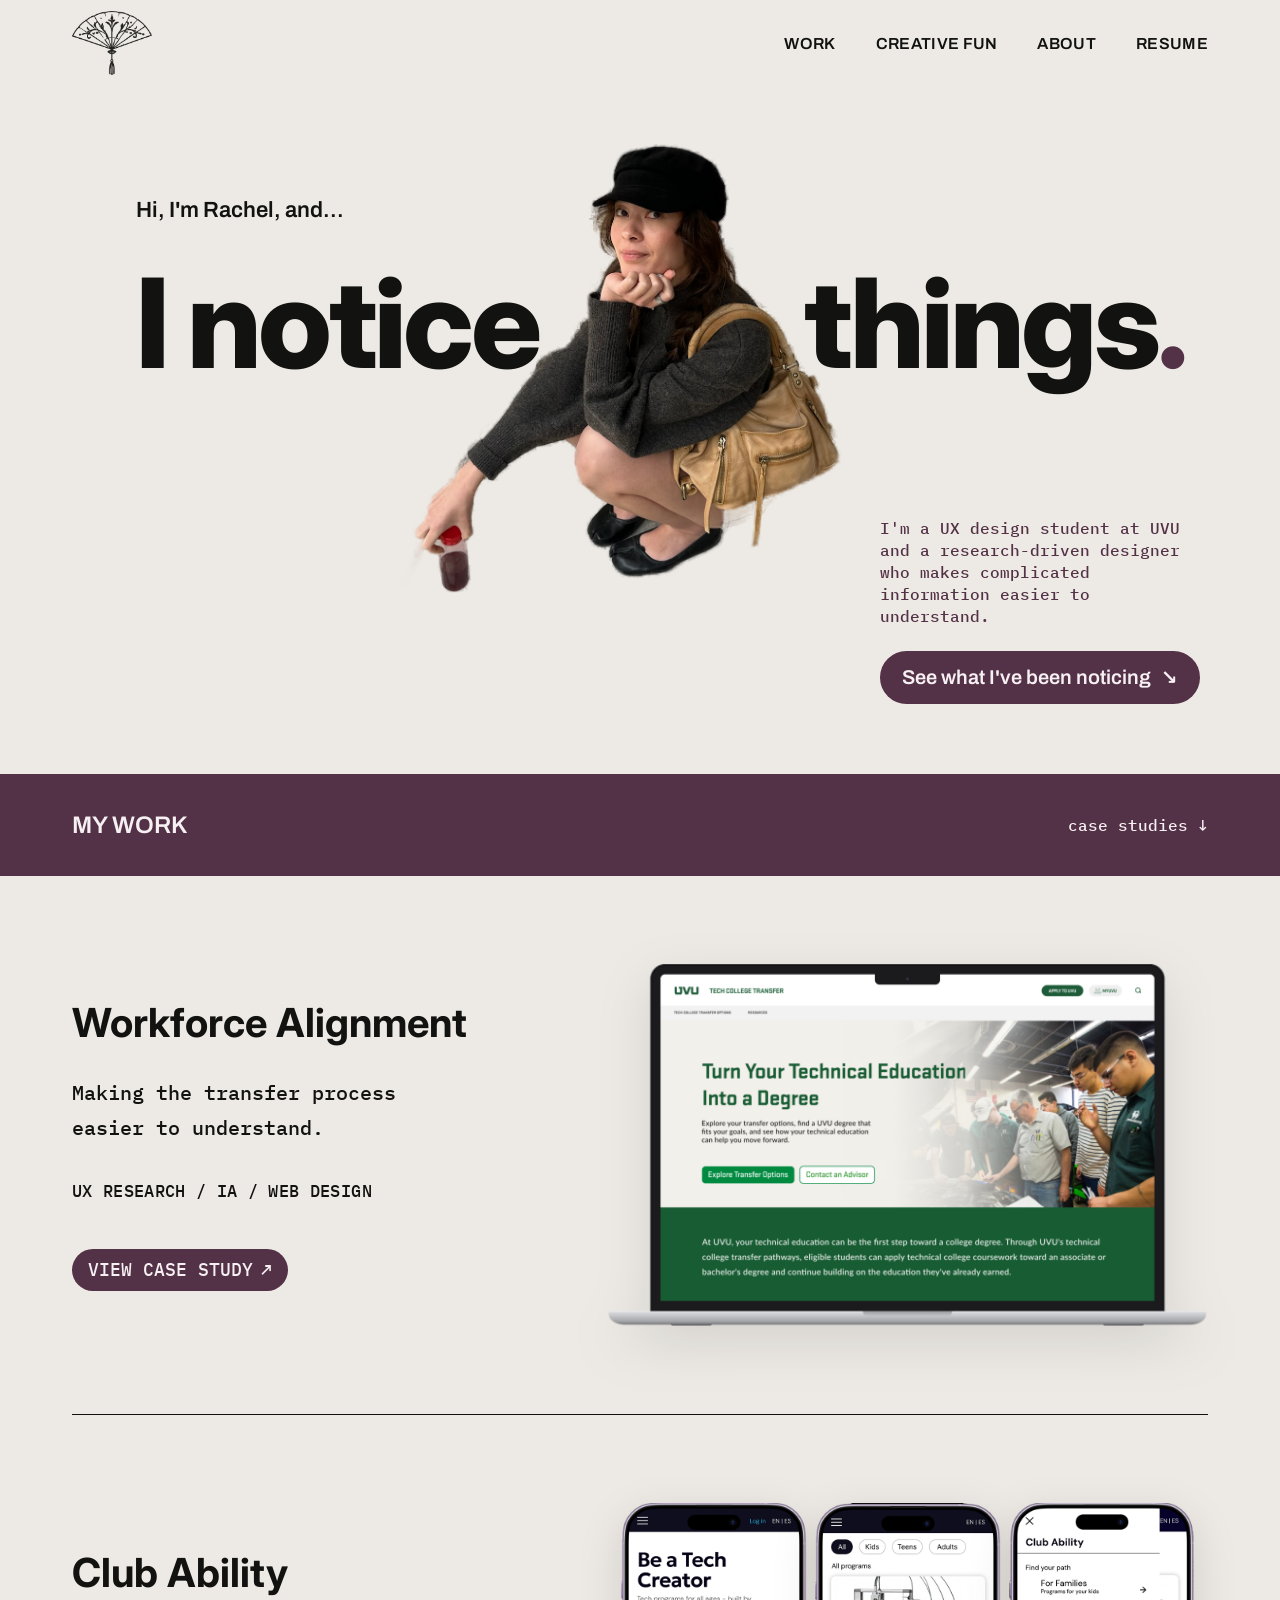
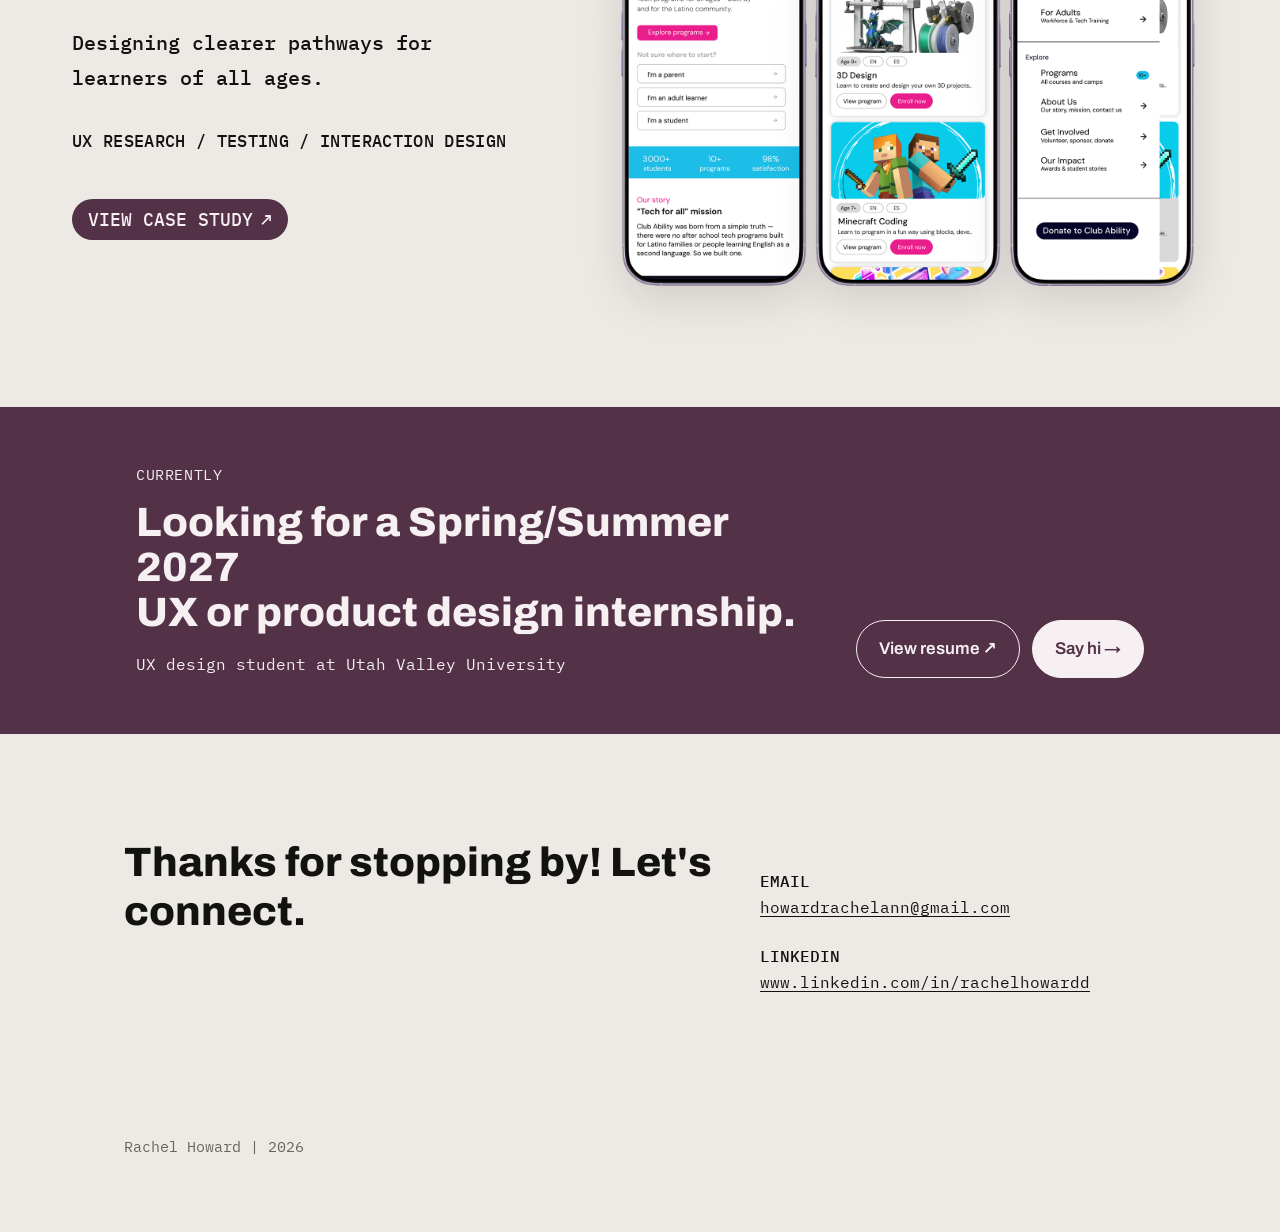
<file: index.html>
<!doctype html>
<html lang="en">
<head>
<meta charset="utf-8">
<meta name="viewport" content="width=device-width, initial-scale=1">
<title>Rachel Howard · UX Designer</title>
<meta name="description" content="Rachel Howard is a UX design student at UVU and a research-driven designer who makes complicated information easier to understand.">
<link rel="preconnect" href="https://fonts.googleapis.com">
<link rel="preconnect" href="https://fonts.gstatic.com" crossorigin>
<link href="https://fonts.googleapis.com/css2?family=Archivo:wght@500;600;800&family=Caveat&family=IBM+Plex+Mono:wght@400;500&family=Inter:wght@400;500;600;700;800&display=swap" rel="stylesheet">
<link rel="stylesheet" href="styles.css">
<link rel="stylesheet" href="home.css">
</head>
<body>

<header class="nav">
  <a class="nav__logo" href="index.html" aria-label="Rachel Howard, home"><img src="logo.png" alt="Rachel Howard logo"></a>
  <button class="nav__toggle" aria-expanded="false" aria-controls="nav-links" aria-label="Menu">
    <svg viewBox="0 0 26 18" fill="none" stroke="currentColor" stroke-width="2" stroke-linecap="round"><path d="M1 1h24M1 9h24M1 17h24"/></svg>
  </button>
  <ul class="nav__links" id="nav-links">
    <li><a href="#work">WORK</a></li>
    <li><a href="creative-fun.html">CREATIVE FUN</a></li>
    <li><a href="about.html">ABOUT</a></li>
    <li><a href="resume.pdf" target="_blank" rel="noopener">RESUME</a></li>
  </ul>
</header>
<script>
  (function () {
    var nav = document.currentScript.previousElementSibling, btn = nav.querySelector('.nav__toggle');
    btn.addEventListener('click', function () {
      var open = nav.classList.toggle('is-open'); btn.setAttribute('aria-expanded', open);
    });
    nav.querySelectorAll('.nav__links a').forEach(function (a) {
      a.addEventListener('click', function () { nav.classList.remove('is-open'); btn.setAttribute('aria-expanded', false); });
    });
  })();
</script><main>
  <!-- Hero: "I notice [photo] things." -->
  <section class="hero wrap">
    <h1 class="sr-only">Hi, I'm Rachel, and I notice things.</h1>
    <div class="hero__stage" aria-hidden="true">
      <div class="hero__left">
        <p class="hero__eyebrow">Hi, I'm Rachel, and...</p>
        <span class="hero__word">I notice</span>
      </div>
      <div class="hero__photo"><img src="about-photo.png" alt=""></div>
      <span class="hero__word hero__word--right">things<span class="dot">.</span></span>
    </div>
    <img class="sr-only" src="about-photo.png" alt="Photo of Rachel crouching on a sidewalk, chin resting on her hand">
    <div class="hero__aside">
      <p class="hero__line">I'm a UX design student at UVU and a research-driven designer who makes complicated information easier to understand.</p>
      <a class="pill-cta" href="#work">See what I've been noticing <span aria-hidden="true">↘</span></a>
    </div>
  </section>

  <!-- Plum divider -->
  <div class="work-divider" id="work">
    <div class="wrap work-divider__inner">
      <h2>MY WORK</h2>
      <span>case studies ↓</span>
    </div>
  </div>

  <section class="work wrap">
    <a class="case" href="workforce-alignment.html">
      <div>
        <h3>Workforce Alignment</h3>
        <p class="case__desc">Making the transfer process easier to understand.</p>
        <p class="case__tags">UX RESEARCH / IA / WEB DESIGN</p>
        <span class="case__btn">VIEW CASE STUDY <span aria-hidden="true">↗</span></span>
      </div>
      <div class="case__media case__media--laptop">
        <img src="wa-laptop.png" alt="Redesigned UVU Tech College Transfer homepage on a laptop">
      </div>
    </a>

    <a class="case" href="club-ability.html">
      <div>
        <h3>Club Ability</h3>
        <p class="case__desc">Designing clearer pathways for learners of all ages.</p>
        <p class="case__tags">UX RESEARCH / TESTING / INTERACTION DESIGN</p>
        <span class="case__btn">VIEW CASE STUDY <span aria-hidden="true">↗</span></span>
      </div>
      <div class="case__media case__media--phones">
        <img src="ca-hero-1.png" alt="Redesigned Club Ability homepage on mobile">
        <img src="ca-hero-2.png" alt="Redesigned programs page with age filters">
        <img src="ca-hero-3.png" alt="Redesigned mobile navigation menu">
      </div>
    </a>
  </section>

  <!-- Currently: full-width plum band -->
  <section class="currently-band">
    <div class="wrap currently-band__inner">
      <div>
        <p class="currently-band__eyebrow">CURRENTLY</p>
        <h2>Looking for a Spring/Summer 2027<br>UX or product design internship.</h2>
        <p class="currently-band__sub">UX design student at Utah Valley University</p>
      </div>
      <div class="currently-band__ctas">
        <a class="btn-on-plum" href="resume.pdf" target="_blank" rel="noopener">View resume ↗</a>
        <a class="btn-on-plum btn-on-plum--solid" href="mailto:howardrachelann@gmail.com">Say hi →</a>
      </div>
    </div>
  </section>
</main>

<footer class="footer footer--flush">
  <div class="wrap">
    <div class="footer__inner">
      <h2>Thanks for stopping by! Let's connect.</h2>
      <dl>
        <div><dt>EMAIL</dt><dd><a href="mailto:howardrachelann@gmail.com">howardrachelann@gmail.com</a></dd></div>
        <div><dt>LINKEDIN</dt><dd><a href="https://www.linkedin.com/in/rachelhowardd" target="_blank" rel="noopener">www.linkedin.com/in/rachelhowardd</a></dd></div>
      </dl>
    </div>
    <p class="footer__credit">Rachel Howard | 2026</p>
  </div>
</footer>
</body>
</html>
</file>
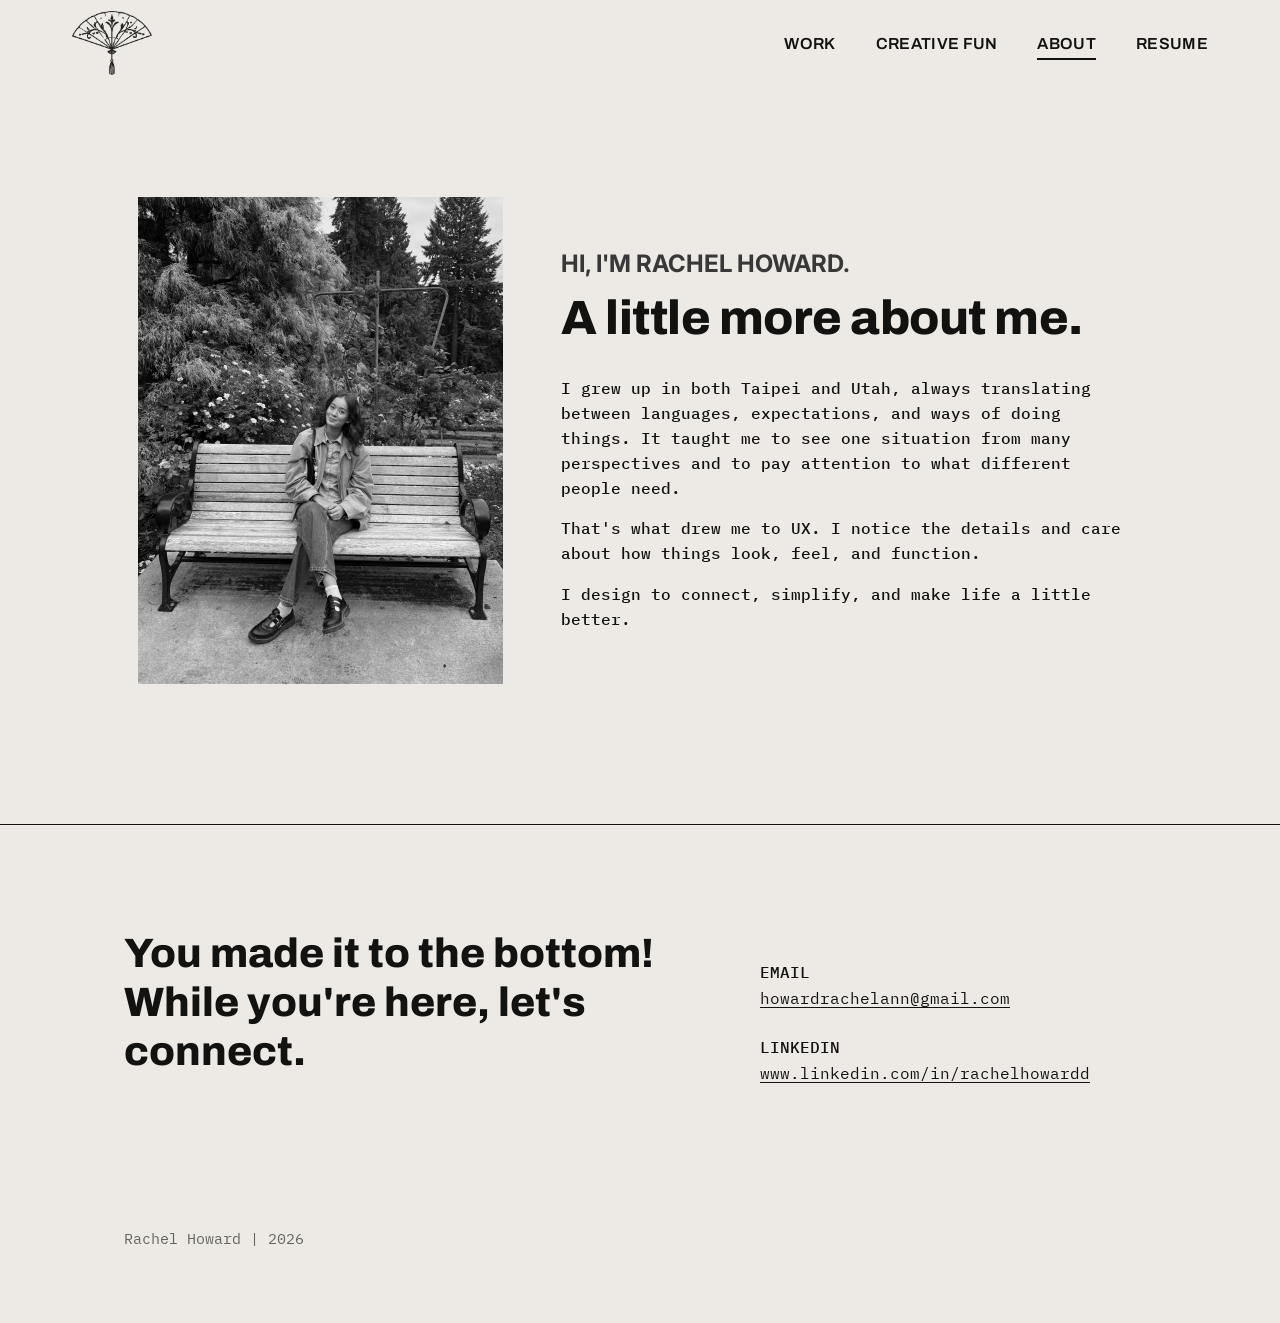
<file: about.html>
<!doctype html>
<html lang="en">
<head>
<meta charset="utf-8">
<meta name="viewport" content="width=device-width, initial-scale=1">
<title>About · Rachel Howard</title>
<meta name="description" content="Rachel Howard grew up in both Taipei and Utah and designs to connect, simplify, and make life a little better.">
<link rel="preconnect" href="https://fonts.googleapis.com">
<link rel="preconnect" href="https://fonts.gstatic.com" crossorigin>
<link href="https://fonts.googleapis.com/css2?family=Archivo:wght@500;600;800&family=Caveat&family=IBM+Plex+Mono:wght@400;500&family=Inter:wght@400;500;600;700&display=swap" rel="stylesheet">
<link rel="stylesheet" href="styles.css">
<link rel="stylesheet" href="about.css">
</head>
<body>

<header class="nav">
  <a class="nav__logo" href="index.html" aria-label="Rachel Howard, home"><img src="logo.png" alt="Rachel Howard logo"></a>
  <button class="nav__toggle" aria-expanded="false" aria-controls="nav-links" aria-label="Menu">
    <svg viewBox="0 0 26 18" fill="none" stroke="currentColor" stroke-width="2" stroke-linecap="round"><path d="M1 1h24M1 9h24M1 17h24"/></svg>
  </button>
  <ul class="nav__links" id="nav-links">
    <li><a href="index.html#work">WORK</a></li>
    <li><a href="creative-fun.html">CREATIVE FUN</a></li>
    <li><a href="about.html" aria-current="page">ABOUT</a></li>
    <li><a href="resume.pdf" target="_blank" rel="noopener">RESUME</a></li>
  </ul>
</header>
<script>
  (function () {
    var nav = document.currentScript.previousElementSibling, btn = nav.querySelector('.nav__toggle');
    btn.addEventListener('click', function () {
      var open = nav.classList.toggle('is-open'); btn.setAttribute('aria-expanded', open);
    });
    nav.querySelectorAll('.nav__links a').forEach(function (a) {
      a.addEventListener('click', function () { nav.classList.remove('is-open'); btn.setAttribute('aria-expanded', false); });
    });
  })();
</script><main class="wrap">
  <section class="about">
    <img class="about__photo" src="about-bench.jpg" alt="Black and white photo of Rachel sitting on a wooden park bench in a garden">
    <div class="about__intro">
      <p class="about__eyebrow">HI, I'M RACHEL HOWARD.</p>
      <h1>A little more about me.</h1>
      <div class="about__bio">
        <p>I grew up in both Taipei and Utah, always translating between languages, expectations, and ways of doing things. It taught me to see one situation from many perspectives and to pay attention to what different people need.</p>
        <p>That's what drew me to UX. I notice the details and care about how things look, feel, and function.</p>
        <p>I design to connect, simplify, and make life a little better.</p>
      </div>
    </div>
  </section>
</main>

<footer class="footer">
  <div class="wrap">
    <div class="footer__inner">
      <h2>You made it to the bottom! While you're here, let's connect.</h2>
      <dl>
        <div><dt>EMAIL</dt><dd><a href="mailto:howardrachelann@gmail.com">howardrachelann@gmail.com</a></dd></div>
        <div><dt>LINKEDIN</dt><dd><a href="https://www.linkedin.com/in/rachelhowardd" target="_blank" rel="noopener">www.linkedin.com/in/rachelhowardd</a></dd></div>
      </dl>
    </div>
    <p class="footer__credit">Rachel Howard | 2026</p>
  </div>
</footer>
</body>
</html>
</file>
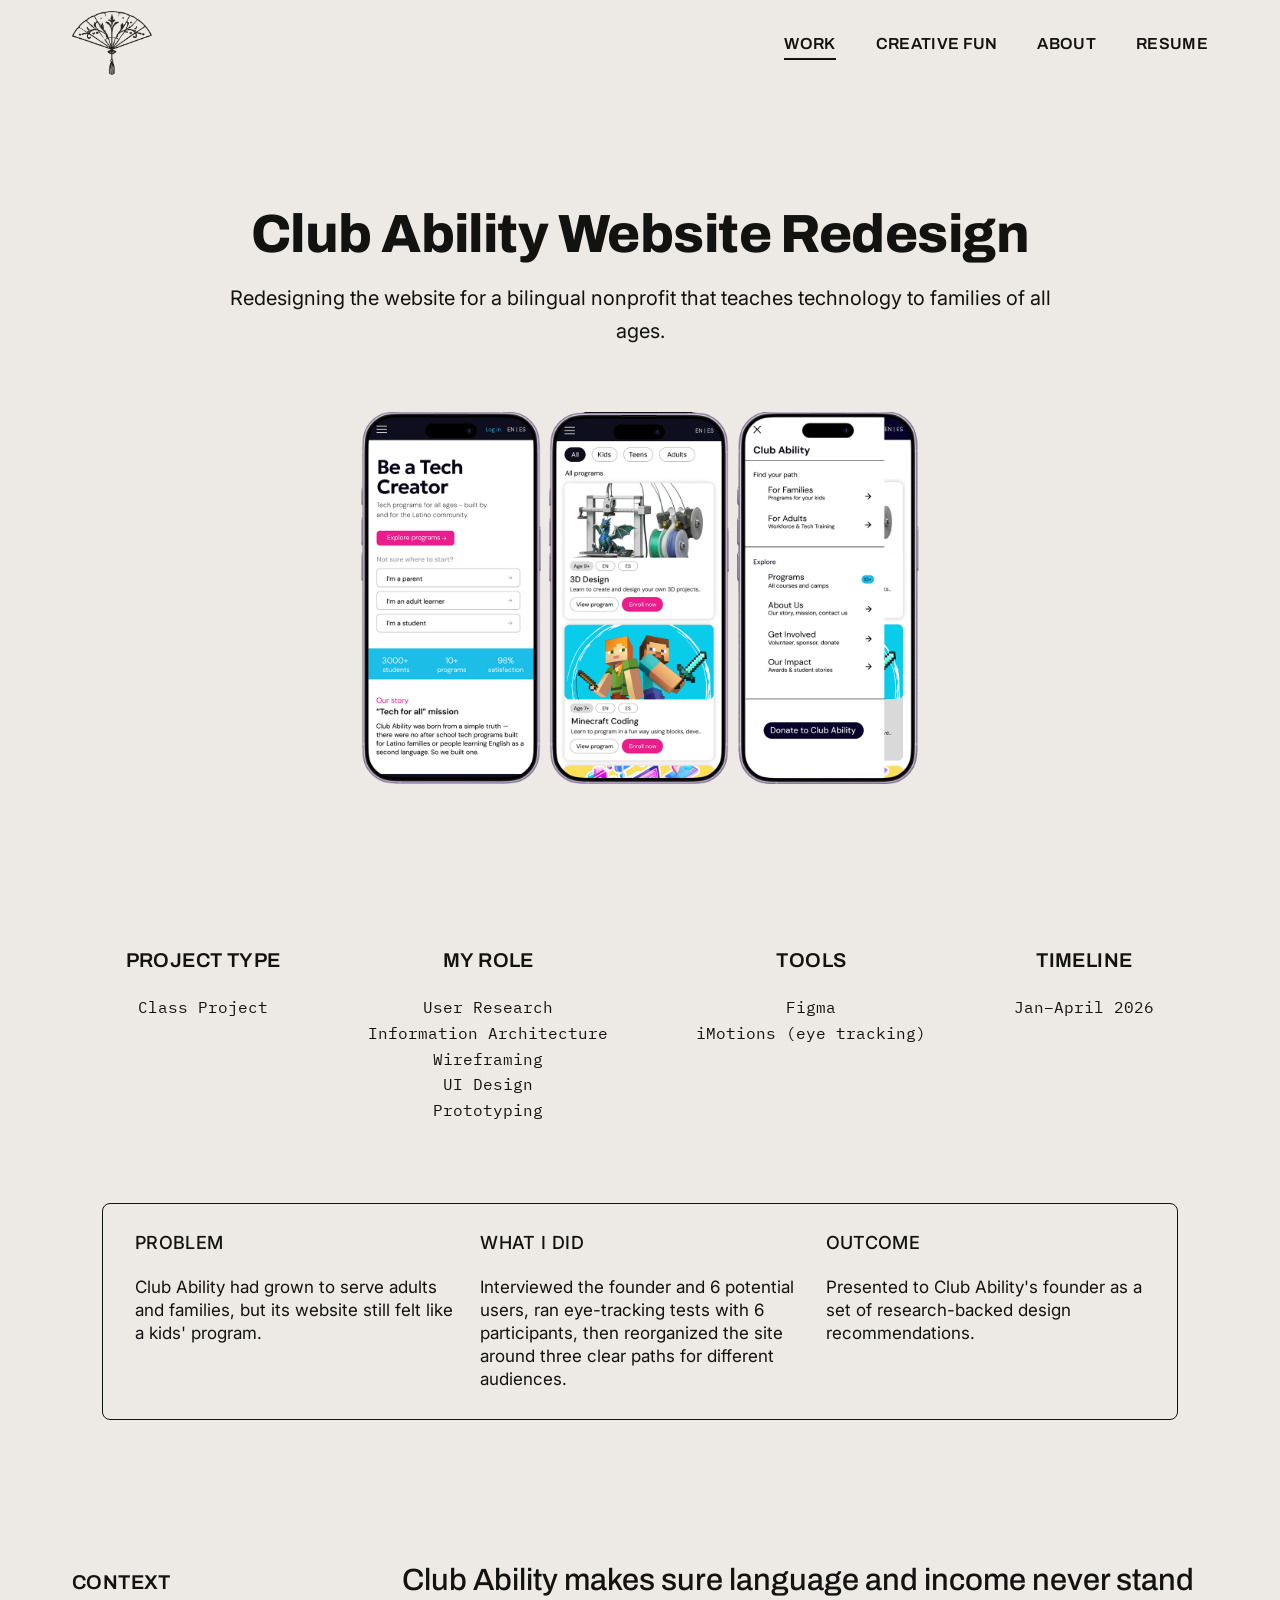
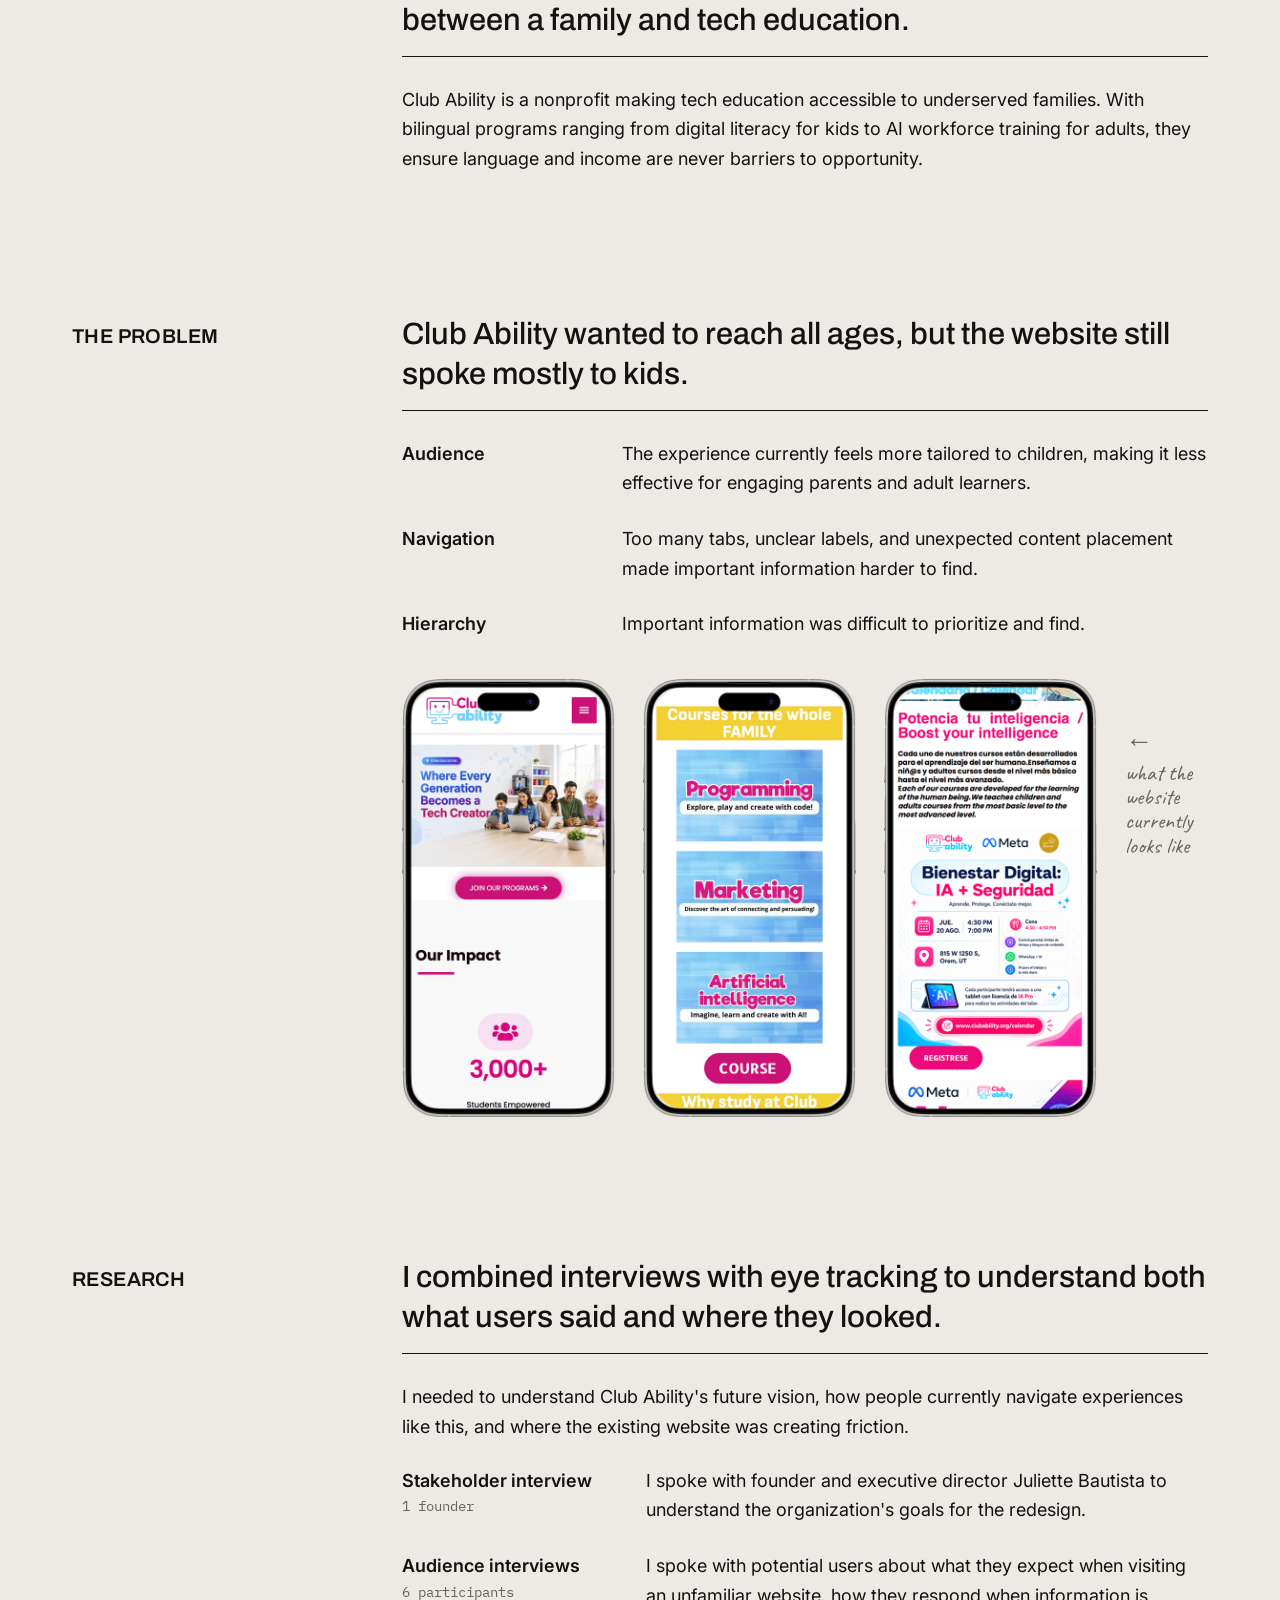
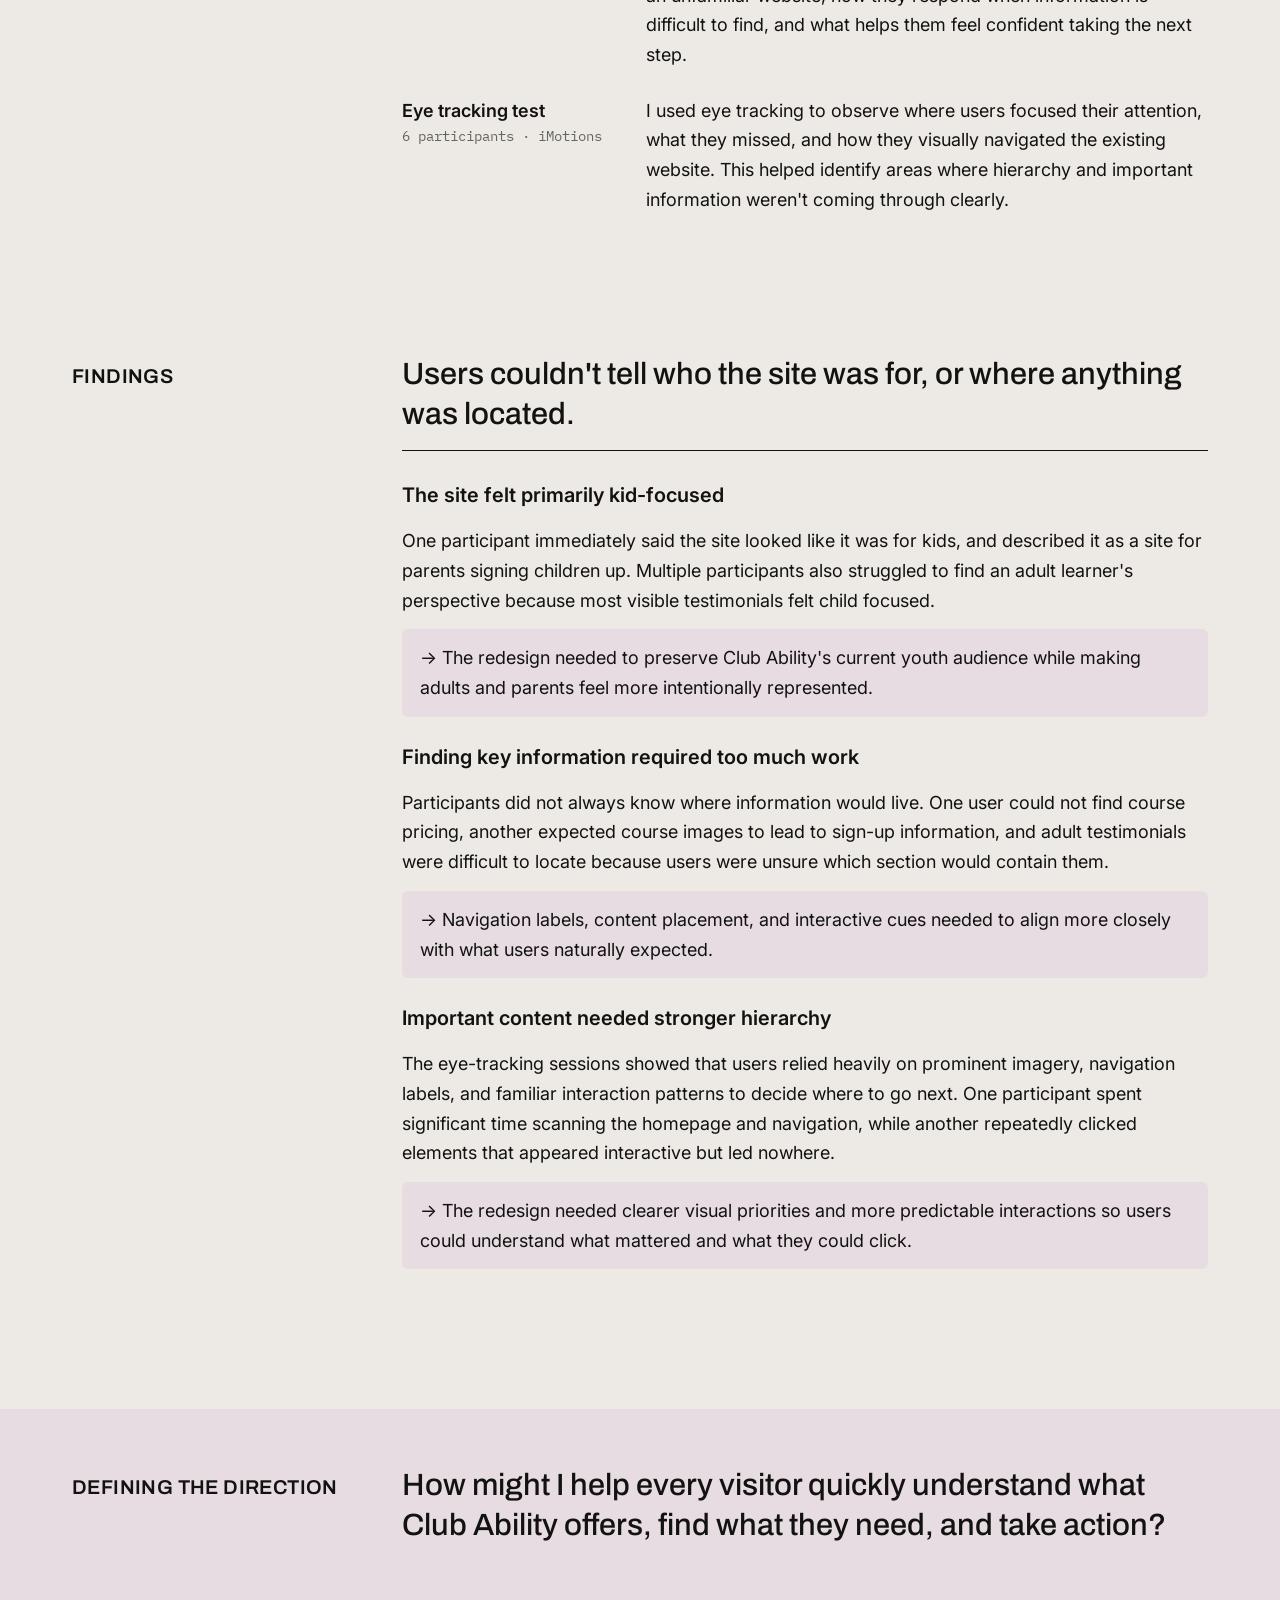
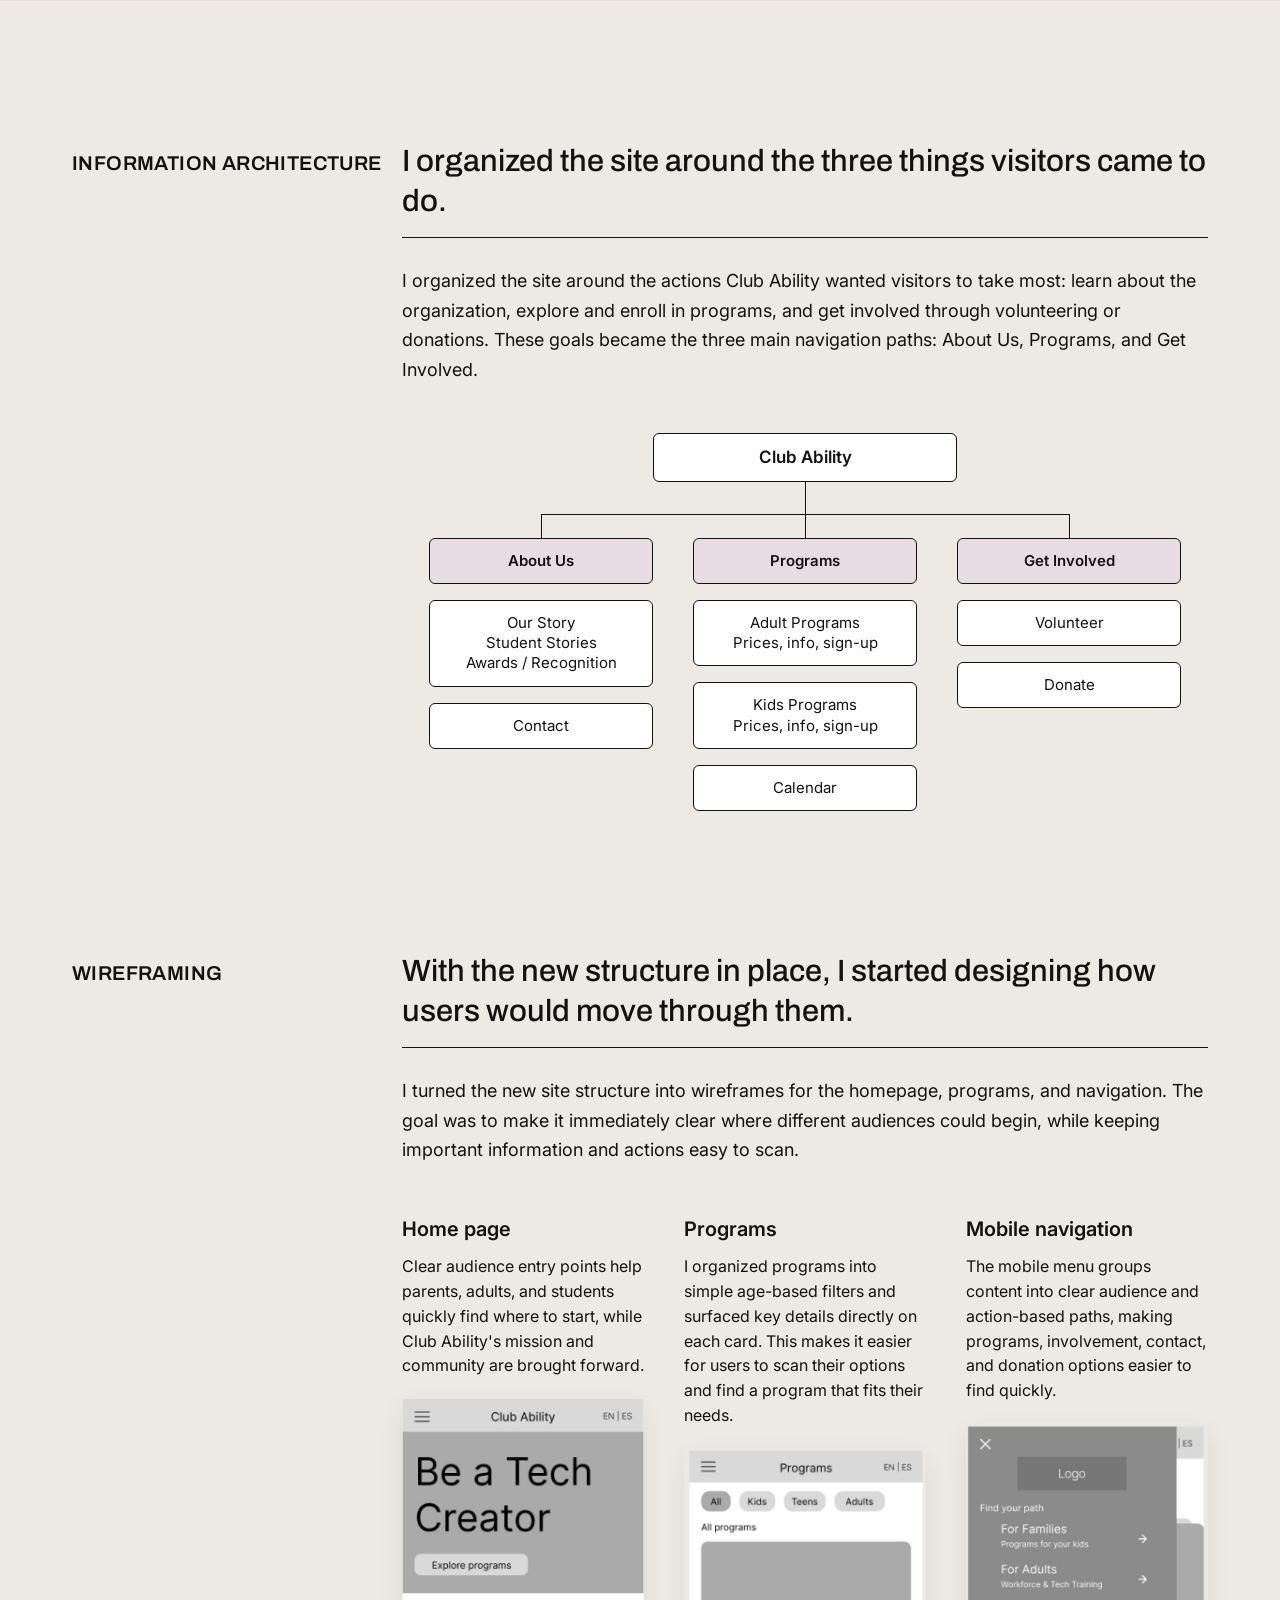
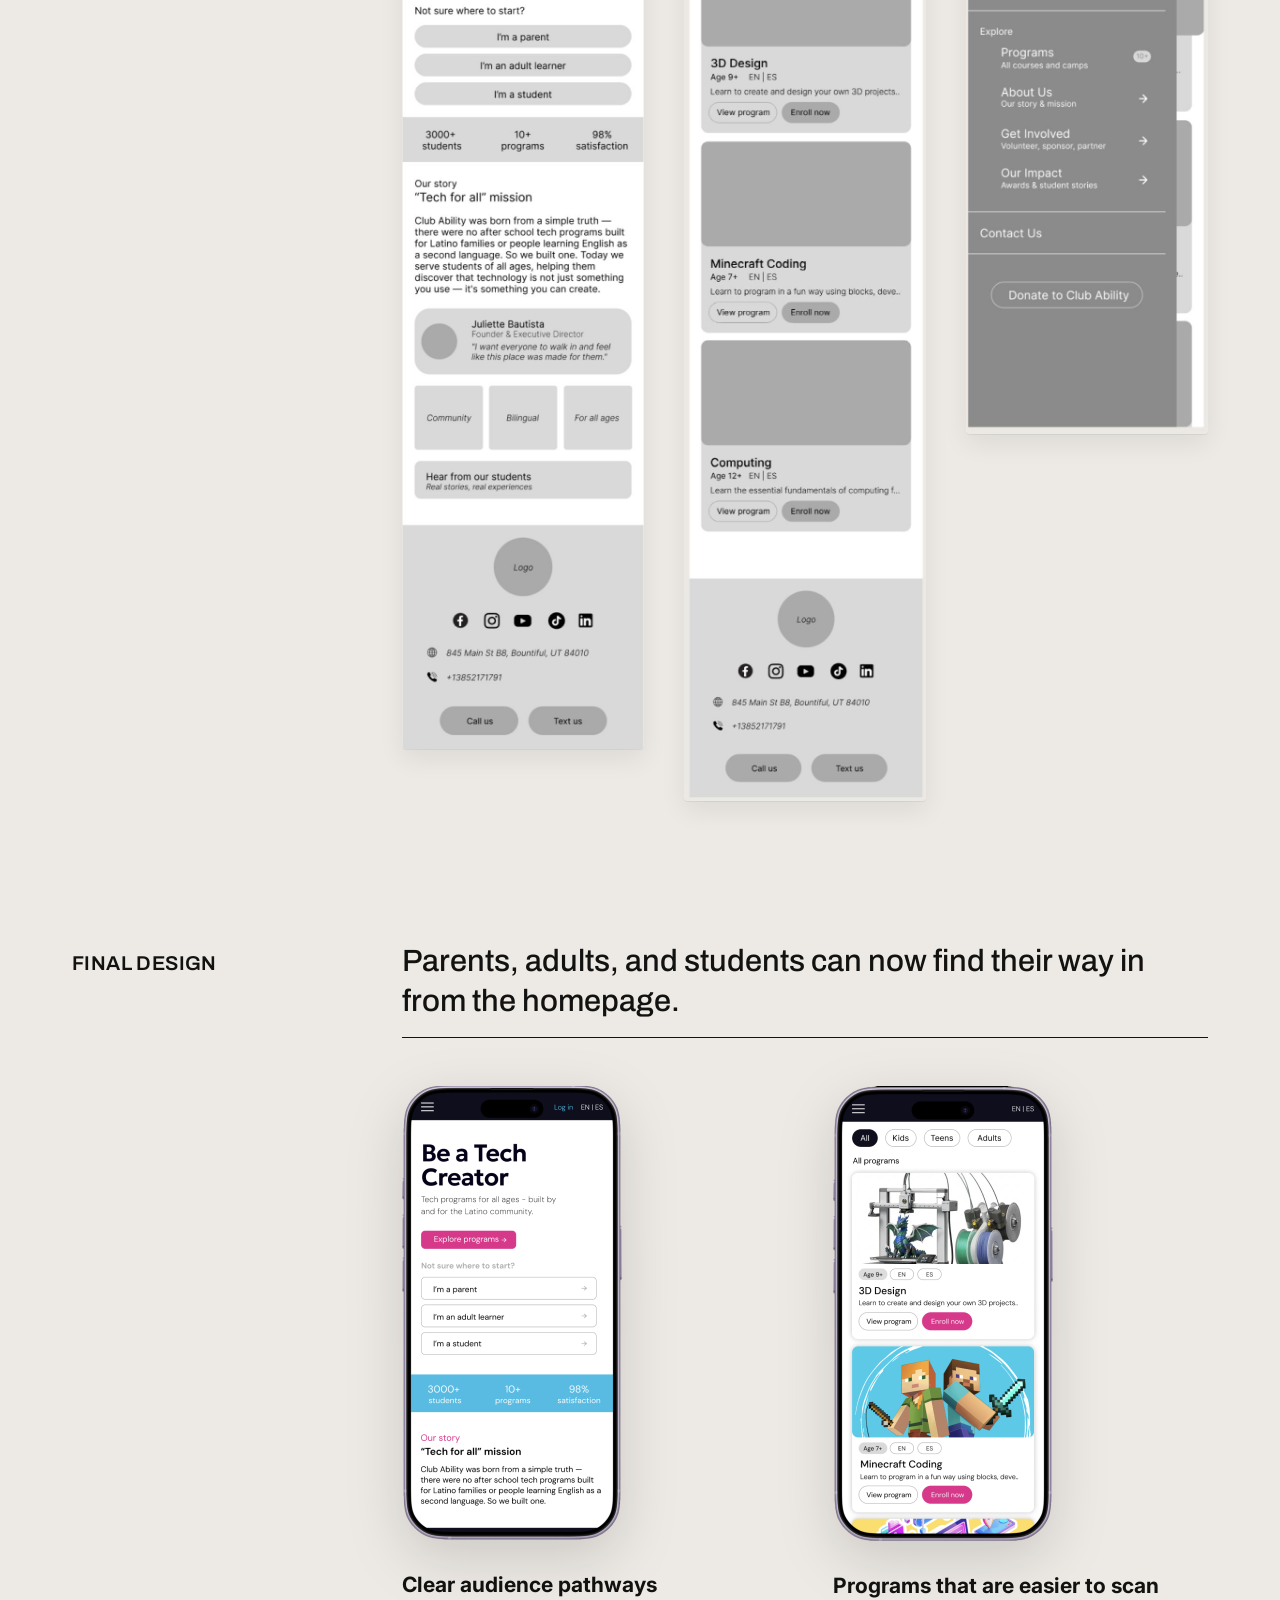
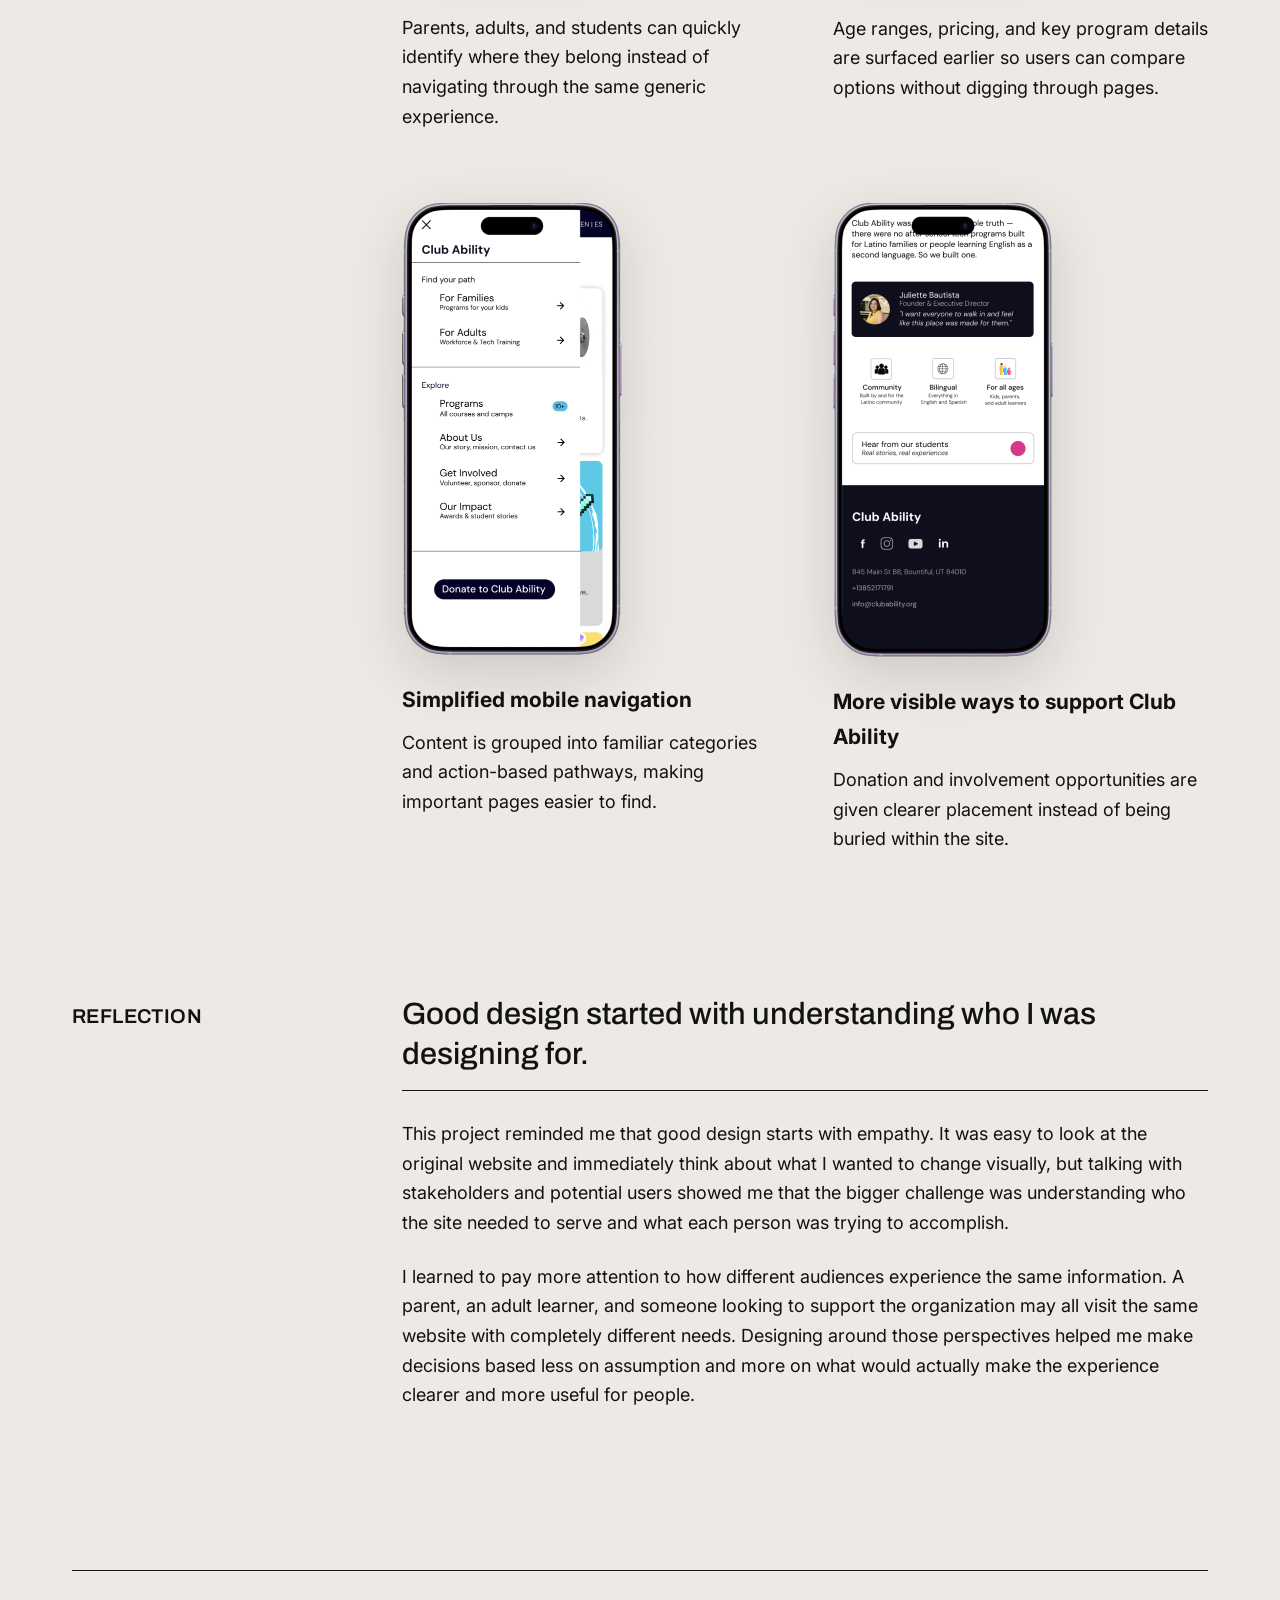
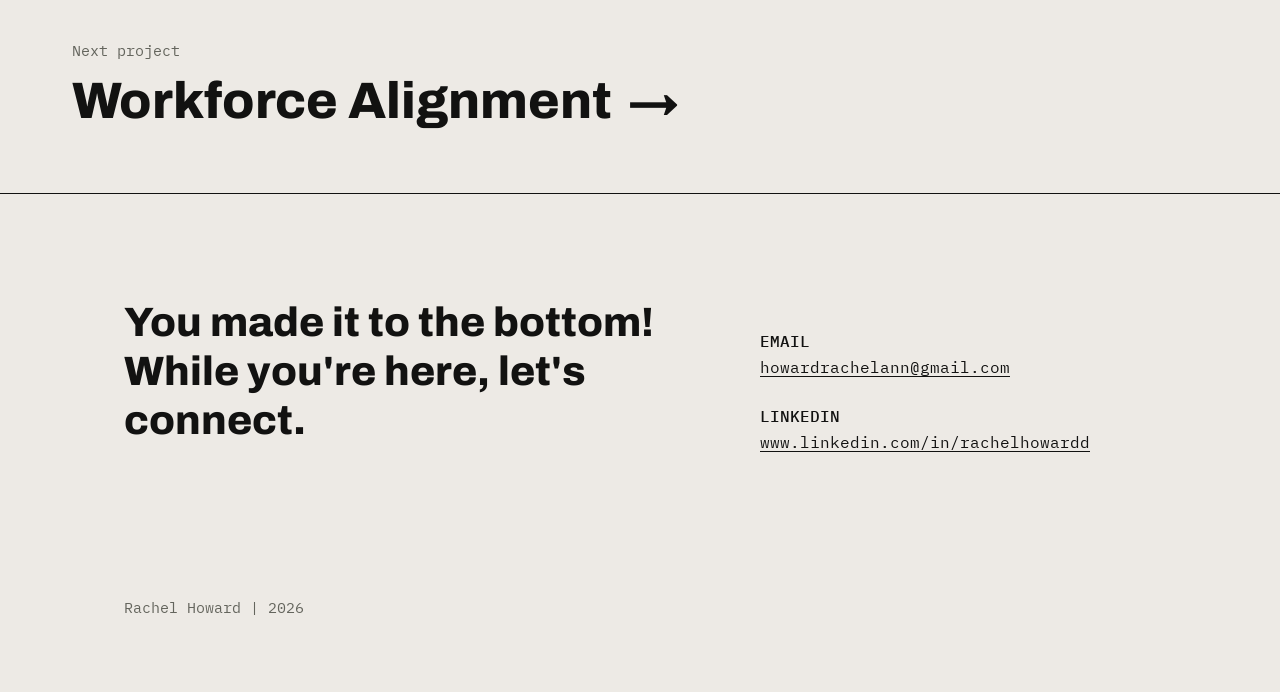
<file: club-ability.html>
<!doctype html>
<html lang="en">
<head>
<meta charset="utf-8">
<meta name="viewport" content="width=device-width, initial-scale=1">
<title>Club Ability Website Redesign · Rachel Howard</title>
<meta name="description" content="UX case study: redesigning the website for Club Ability, a bilingual nonprofit that teaches technology to families of all ages.">
<link rel="preconnect" href="https://fonts.googleapis.com">
<link rel="preconnect" href="https://fonts.gstatic.com" crossorigin>
<link href="https://fonts.googleapis.com/css2?family=Archivo:wght@500;600;800&family=Caveat&family=IBM+Plex+Mono:wght@400;500&family=Inter:wght@400;500;600&display=swap" rel="stylesheet">
<link rel="stylesheet" href="styles.css">
</head>
<body>

<header class="nav">
  <a class="nav__logo" href="index.html" aria-label="Rachel Howard, home"><img src="logo.png" alt="Rachel Howard logo"></a>
  <button class="nav__toggle" aria-expanded="false" aria-controls="nav-links" aria-label="Menu">
    <svg viewBox="0 0 26 18" fill="none" stroke="currentColor" stroke-width="2" stroke-linecap="round"><path d="M1 1h24M1 9h24M1 17h24"/></svg>
  </button>
  <ul class="nav__links" id="nav-links">
    <li><a href="index.html#work" aria-current="page">WORK</a></li>
    <li><a href="creative-fun.html">CREATIVE FUN</a></li>
    <li><a href="about.html">ABOUT</a></li>
    <li><a href="resume.pdf" target="_blank" rel="noopener">RESUME</a></li>
  </ul>
</header>
<script>
  (function () {
    var nav = document.currentScript.previousElementSibling, btn = nav.querySelector('.nav__toggle');
    btn.addEventListener('click', function () {
      var open = nav.classList.toggle('is-open'); btn.setAttribute('aria-expanded', open);
    });
    nav.querySelectorAll('.nav__links a').forEach(function (a) {
      a.addEventListener('click', function () { nav.classList.remove('is-open'); btn.setAttribute('aria-expanded', false); });
    });
  })();
</script>

<main class="wrap">

  <!-- Hero -->
  <section class="cs-hero">
    <h1>Club Ability Website Redesign</h1>
    <p>Redesigning the website for a bilingual nonprofit that teaches technology to families of all ages.</p>
    <div class="cs-hero__phones">
      <img src="ca-hero-1.png" alt="Redesigned Club Ability homepage on mobile">
      <img src="ca-hero-2.png" alt="Redesigned programs page with age filters">
      <img src="ca-hero-3.png" alt="Redesigned mobile navigation menu">
    </div>
  </section>

  <!-- Meta -->
  <section class="meta" aria-label="Project details">
    <div><h2>PROJECT TYPE</h2><p>Class Project</p></div>
    <div><h2>MY ROLE</h2>
      <ul><li>User Research</li><li>Information Architecture</li><li>Wireframing</li><li>UI Design</li><li>Prototyping</li></ul>
    </div>
    <div><h2>TOOLS</h2><p>Figma<br>iMotions (eye tracking)</p></div>
    <div><h2>TIMELINE</h2><p>Jan–April 2026</p></div>
  </section>

  <!-- Summary card -->
  <section class="summary" aria-label="Project summary">
    <div><h2>PROBLEM</h2><p>Club Ability had grown to serve adults and families, but its website still felt like a kids' program.</p></div>
    <div><h2>WHAT I DID</h2><p>Interviewed the founder and 6 potential users, ran eye-tracking tests with 6 participants, then reorganized the site around three clear paths for different audiences.</p></div>
    <div><h2>OUTCOME</h2><p>Presented to Club Ability's founder as a set of research-backed design recommendations.</p></div>
  </section>

  <!-- Context -->
  <section class="section">
    <h2 class="section__label">Context</h2>
    <div>
      <p class="section__head">Club Ability makes sure language and income never stand between a family and tech education.</p>
      <div class="section__body">
        <p>Club Ability is a nonprofit making tech education accessible to underserved families. With bilingual programs ranging from digital literacy for kids to AI workforce training for adults, they ensure language and income are never barriers to opportunity.</p>
      </div>
    </div>
  </section>

  <!-- Problem -->
  <section class="section">
    <h2 class="section__label">The Problem</h2>
    <div>
      <p class="section__head">Club Ability wanted to reach all ages, but the website still spoke mostly to kids.</p>
      <div class="section__body">
        <dl class="rows">
          <div class="row"><dt>Audience</dt><dd>The experience currently feels more tailored to children, making it less effective for engaging parents and adult learners.</dd></div>
          <div class="row"><dt>Navigation</dt><dd>Too many tabs, unclear labels, and unexpected content placement made important information harder to find.</dd></div>
          <div class="row"><dt>Hierarchy</dt><dd>Important information was difficult to prioritize and find.</dd></div>
        </dl>
        <div class="current">
          <img src="ca-current-1.png" alt="Original Club Ability homepage">
          <img src="ca-current-2.png" alt="Original Club Ability programs page">
          <img src="ca-current-3.png" alt="Original Club Ability page with dense content">
          <span class="note">what the website currently looks like</span>
        </div>
      </div>
    </div>
  </section>

  <!-- Research -->
  <section class="section">
    <h2 class="section__label">Research</h2>
    <div>
      <p class="section__head">I combined interviews with eye tracking to understand both what users said and where they looked.</p>
      <div class="section__body">
        <p>I needed to understand Club Ability's future vision, how people currently navigate experiences like this, and where the existing website was creating friction.</p>
        <dl class="rows">
          <div class="row row--wide"><dt>Stakeholder interview<span class="count">1 founder</span></dt><dd>I spoke with founder and executive director Juliette Bautista to understand the organization's goals for the redesign.</dd></div>
          <div class="row row--wide"><dt>Audience interviews<span class="count">6 participants</span></dt><dd>I spoke with potential users about what they expect when visiting an unfamiliar website, how they respond when information is difficult to find, and what helps them feel confident taking the next step.</dd></div>
          <div class="row row--wide"><dt>Eye tracking test<span class="count">6 participants · iMotions</span></dt><dd>I used eye tracking to observe where users focused their attention, what they missed, and how they visually navigated the existing website. This helped identify areas where hierarchy and important information weren't coming through clearly.</dd></div>
        </dl>
      </div>
    </div>
  </section>

  <!-- Findings -->
  <section class="section">
    <h2 class="section__label">Findings</h2>
    <div>
      <p class="section__head">Users couldn't tell who the site was for, or where anything was located.</p>
      <div class="section__body">
        <div class="finding">
          <h3>The site felt primarily kid-focused</h3>
          <p>One participant immediately said the site looked like it was for kids, and described it as a site for parents signing children up. Multiple participants also struggled to find an adult learner's perspective because most visible testimonials felt child focused.</p>
          <p class="takeaway">→ The redesign needed to preserve Club Ability's current youth audience while making adults and parents feel more intentionally represented.</p>
        </div>
        <div class="finding">
          <h3>Finding key information required too much work</h3>
          <p>Participants did not always know where information would live. One user could not find course pricing, another expected course images to lead to sign-up information, and adult testimonials were difficult to locate because users were unsure which section would contain them.</p>
          <p class="takeaway">→ Navigation labels, content placement, and interactive cues needed to align more closely with what users naturally expected.</p>
        </div>
        <div class="finding">
          <h3>Important content needed stronger hierarchy</h3>
          <p>The eye-tracking sessions showed that users relied heavily on prominent imagery, navigation labels, and familiar interaction patterns to decide where to go next. One participant spent significant time scanning the homepage and navigation, while another repeatedly clicked elements that appeared interactive but led nowhere.</p>
          <p class="takeaway">→ The redesign needed clearer visual priorities and more predictable interactions so users could understand what mattered and what they could click.</p>
        </div>
      </div>
    </div>
  </section>
</main>

<!-- Direction band -->
<div class="band">
  <div class="wrap">
    <section class="section">
      <h2 class="section__label">Defining the direction</h2>
      <p class="section__head">How might I help every visitor quickly understand what Club Ability offers, find what they need, and take action?</p>
    </section>
  </div>
</div>

<main class="wrap">
  <!-- IA -->
  <section class="section">
    <h2 class="section__label">Information Architecture</h2>
    <div>
      <p class="section__head">I organized the site around the three things visitors came to do.</p>
      <div class="section__body">
        <p>I organized the site around the actions Club Ability wanted visitors to take most: learn about the organization, explore and enroll in programs, and get involved through volunteering or donations. These goals became the three main navigation paths: About Us, Programs, and Get Involved.</p>
        <div class="ia" role="img" aria-label="Sitemap: Club Ability splits into About Us, Programs, and Get Involved">
          <div class="ia__node ia__root">Club Ability</div>
          <div class="ia__stem"></div>
          <div class="ia__cols">
            <div class="ia__col">
              <div class="ia__node">About Us</div>
              <div class="ia__node">Our Story<br>Student Stories<br>Awards / Recognition</div>
              <div class="ia__node">Contact</div>
            </div>
            <div class="ia__col">
              <div class="ia__node">Programs</div>
              <div class="ia__node">Adult Programs<br>Prices, info, sign-up</div>
              <div class="ia__node">Kids Programs<br>Prices, info, sign-up</div>
              <div class="ia__node">Calendar</div>
            </div>
            <div class="ia__col">
              <div class="ia__node">Get Involved</div>
              <div class="ia__node">Volunteer</div>
              <div class="ia__node">Donate</div>
            </div>
          </div>
        </div>
      </div>
    </div>
  </section>

  <!-- Wireframes -->
  <section class="section">
    <h2 class="section__label">Wireframing</h2>
    <div>
      <p class="section__head">With the new structure in place, I started designing how users would move through them.</p>
      <div class="section__body">
        <p>I turned the new site structure into wireframes for the homepage, programs, and navigation. The goal was to make it immediately clear where different audiences could begin, while keeping important information and actions easy to scan.</p>
        <div class="wires">
          <div class="wire">
            <h3>Home page</h3>
            <p>Clear audience entry points help parents, adults, and students quickly find where to start, while Club Ability's mission and community are brought forward.</p>
            <div class="wire--crop"><img src="ca-wire-home.jpg" alt="Homepage wireframe with audience entry points"></div>
          </div>
          <div class="wire">
            <h3>Programs</h3>
            <p>I organized programs into simple age-based filters and surfaced key details directly on each card. This makes it easier for users to scan their options and find a program that fits their needs.</p>
            <div class="wire--crop"><img src="ca-wire-programs.jpg" alt="Programs wireframe with age filters and program cards"></div>
          </div>
          <div class="wire">
            <h3>Mobile navigation</h3>
            <p>The mobile menu groups content into clear audience and action-based paths, making programs, involvement, contact, and donation options easier to find quickly.</p>
            <div class="wire--crop"><img src="ca-wire-nav.jpg" alt="Mobile navigation menu wireframe"></div>
          </div>
        </div>
      </div>
    </div>
  </section>

  <!-- Final design -->
  <section class="section">
    <h2 class="section__label">Final Design</h2>
    <div>
      <p class="section__head">Parents, adults, and students can now find their way in from the homepage.</p>
      <div class="final">
        <div class="final__item">
          <img src="ca-final-1.png" alt="Homepage with audience pathways for parents, adults, and students">
          <div><h3>Clear audience pathways</h3><p>Parents, adults, and students can quickly identify where they belong instead of navigating through the same generic experience.</p></div>
        </div>
        <div class="final__item">
          <img src="ca-final-2.png" alt="Programs page with scannable program cards">
          <div><h3>Programs that are easier to scan</h3><p>Age ranges, pricing, and key program details are surfaced earlier so users can compare options without digging through pages.</p></div>
        </div>
        <div class="final__item">
          <img src="ca-final-3.png" alt="Simplified mobile navigation">
          <div><h3>Simplified mobile navigation</h3><p>Content is grouped into familiar categories and action-based pathways, making important pages easier to find.</p></div>
        </div>
        <div class="final__item">
          <img src="ca-final-4.png" alt="Get Involved and donation options">
          <div><h3>More visible ways to support Club Ability</h3><p>Donation and involvement opportunities are given clearer placement instead of being buried within the site.</p></div>
        </div>
      </div>
    </div>
  </section>

  <!-- Reflection -->
  <section class="section">
    <h2 class="section__label">Reflection</h2>
    <div>
      <p class="section__head">Good design started with understanding who I was designing for.</p>
      <div class="section__body">
        <p>This project reminded me that good design starts with empathy. It was easy to look at the original website and immediately think about what I wanted to change visually, but talking with stakeholders and potential users showed me that the bigger challenge was understanding who the site needed to serve and what each person was trying to accomplish.</p>
        <p>I learned to pay more attention to how different audiences experience the same information. A parent, an adult learner, and someone looking to support the organization may all visit the same website with completely different needs. Designing around those perspectives helped me make decisions based less on assumption and more on what would actually make the experience clearer and more useful for people.</p>
      </div>
    </div>
  </section>

  <a class="next" href="workforce-alignment.html">
    <span>Next project</span>
    <strong>Workforce Alignment</strong>
  </a>
</main>

<footer class="footer">
  <div class="wrap">
    <div class="footer__inner">
      <h2>You made it to the bottom! While you're here, let's connect.</h2>
      <dl>
        <div><dt>EMAIL</dt><dd><a href="mailto:howardrachelann@gmail.com">howardrachelann@gmail.com</a></dd></div>
        <div><dt>LINKEDIN</dt><dd><a href="https://www.linkedin.com/in/rachelhowardd" target="_blank" rel="noopener">www.linkedin.com/in/rachelhowardd</a></dd></div>
      </dl>
    </div>
    <p class="footer__credit">Rachel Howard | 2026</p>
  </div>
</footer>

<script>
  // Until real images are added, show a labeled placeholder instead of a broken image.
  document.querySelectorAll('img').forEach(function (img) {
    function swap() {
      if (img.closest('.nav__logo')) { img.replaceWith(Object.assign(document.createElement('strong'), { textContent: 'RH' })); return; }
      var ph = document.createElement('div');
      ph.className = 'ph' + (img.closest('.wire') ? ' ph--wide' : '');
      ph.style.width = getComputedStyle(img).width;
      ph.textContent = img.getAttribute('src').split('/').pop();
      img.replaceWith(ph);
    }
    if (img.complete && img.naturalWidth === 0) swap(); else img.addEventListener('error', swap);
  });
</script>
</body>
</html>
</file>
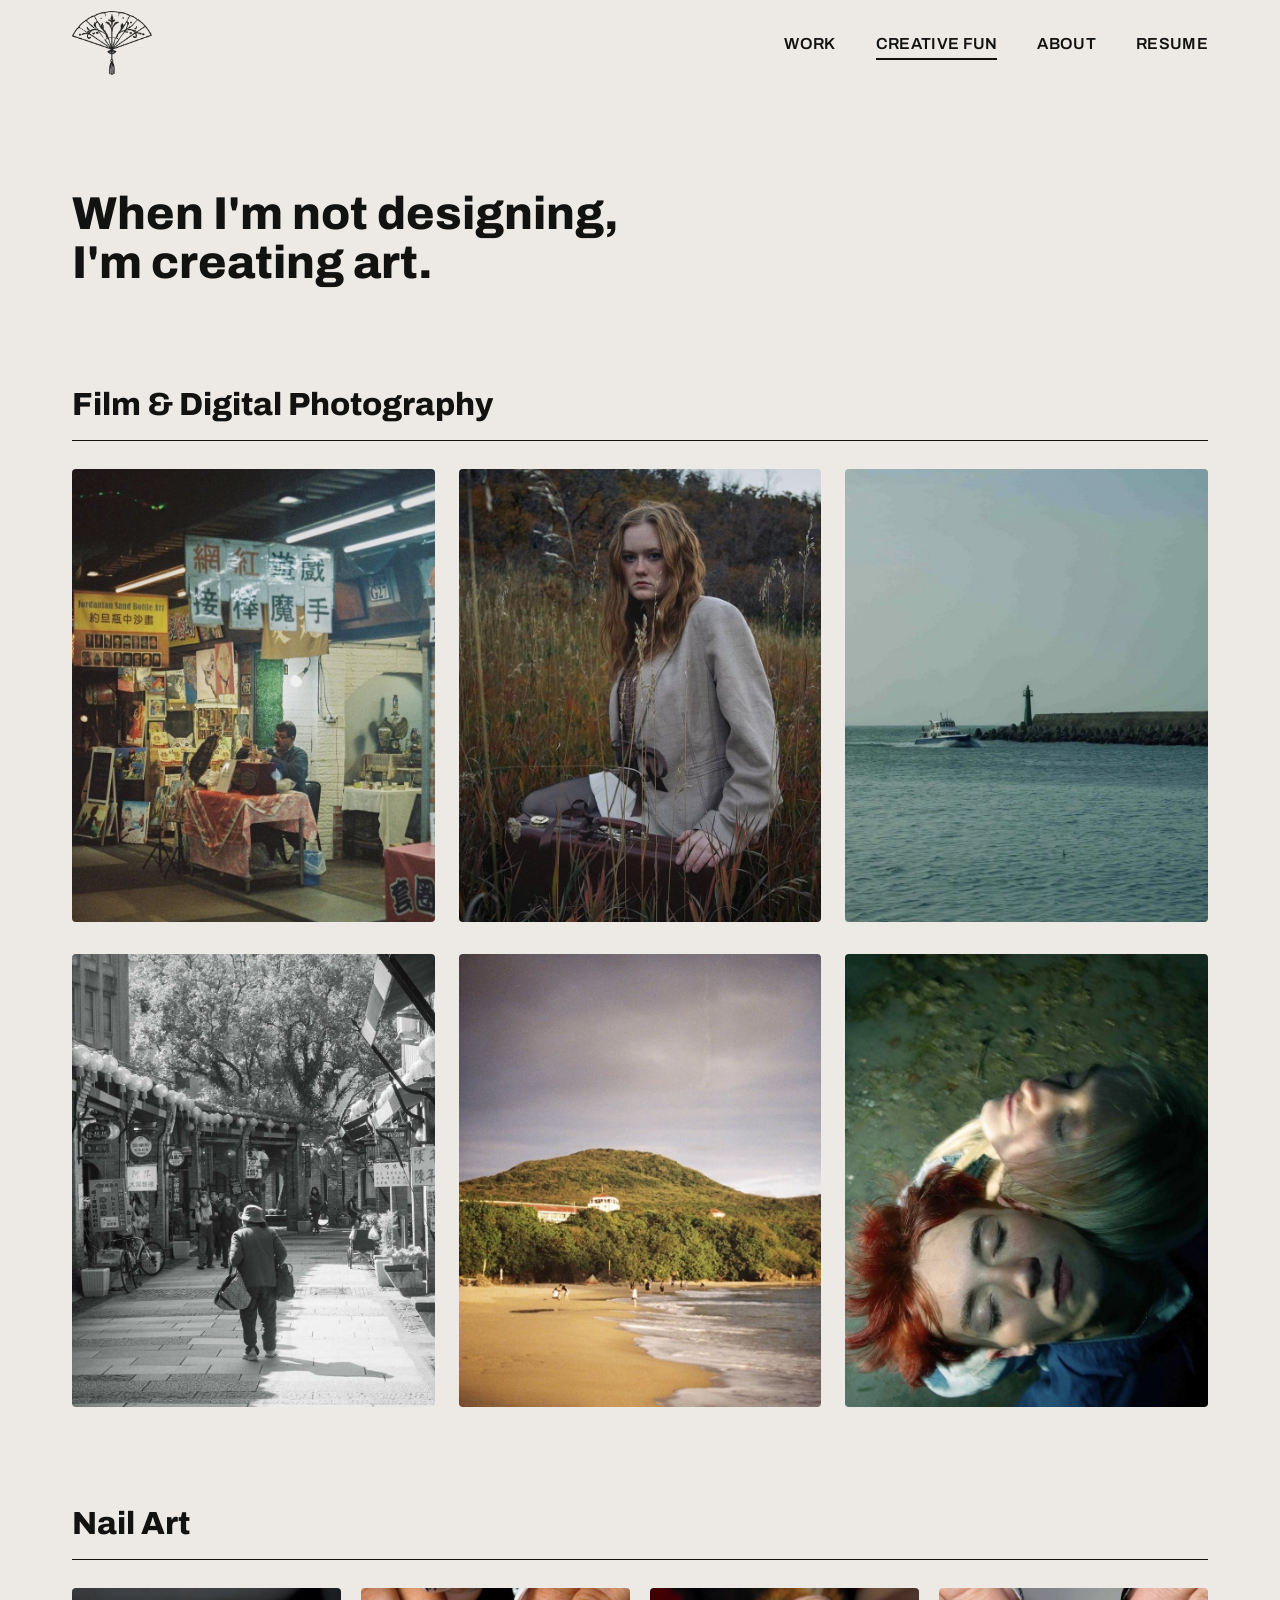
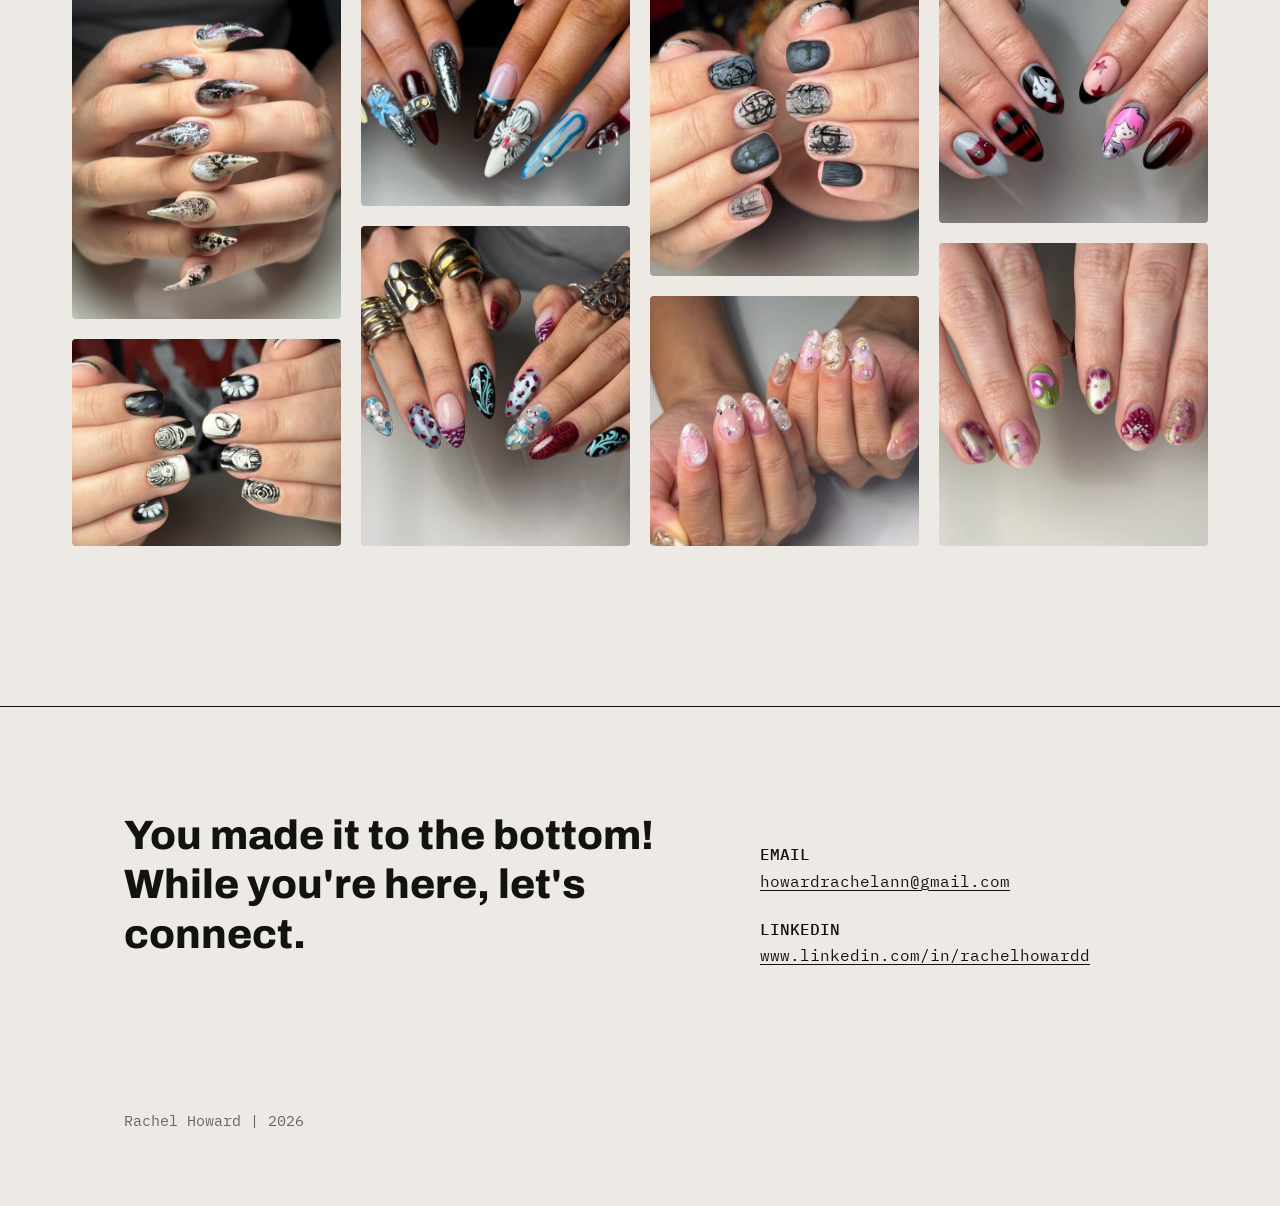
<file: creative-fun.html>
<!doctype html>
<html lang="en">
<head>
<meta charset="utf-8">
<meta name="viewport" content="width=device-width, initial-scale=1">
<title>Creative Fun · Rachel Howard</title>
<meta name="description" content="Film and digital photography and hand-painted nail art by Rachel Howard.">
<link rel="preconnect" href="https://fonts.googleapis.com">
<link rel="preconnect" href="https://fonts.gstatic.com" crossorigin>
<link href="https://fonts.googleapis.com/css2?family=Archivo:wght@500;600;800&family=IBM+Plex+Mono:wght@400;500&family=Inter:wght@400;500;600&display=swap" rel="stylesheet">
<link rel="stylesheet" href="styles.css">
<link rel="stylesheet" href="creative.css">
</head>
<body>

<header class="nav">
  <a class="nav__logo" href="index.html" aria-label="Rachel Howard, home"><img src="logo.png" alt="Rachel Howard logo"></a>
  <button class="nav__toggle" aria-expanded="false" aria-controls="nav-links" aria-label="Menu">
    <svg viewBox="0 0 26 18" fill="none" stroke="currentColor" stroke-width="2" stroke-linecap="round"><path d="M1 1h24M1 9h24M1 17h24"/></svg>
  </button>
  <ul class="nav__links" id="nav-links">
    <li><a href="index.html#work">WORK</a></li>
    <li><a href="creative-fun.html" aria-current="page">CREATIVE FUN</a></li>
    <li><a href="about.html">ABOUT</a></li>
    <li><a href="resume.pdf" target="_blank" rel="noopener">RESUME</a></li>
  </ul>
</header>
<script>
  (function () {
    var nav = document.currentScript.previousElementSibling, btn = nav.querySelector('.nav__toggle');
    btn.addEventListener('click', function () {
      var open = nav.classList.toggle('is-open'); btn.setAttribute('aria-expanded', open);
    });
    nav.querySelectorAll('.nav__links a').forEach(function (a) {
      a.addEventListener('click', function () { nav.classList.remove('is-open'); btn.setAttribute('aria-expanded', false); });
    });
  })();
</script><main class="wrap creative">
  <h1>When I'm not designing,<br>I'm creating art.</h1>

  <section class="gallery">
    <h2 class="gallery__title">Film &amp; Digital Photography</h2>
    <div class="photo-grid">
      <img src="photo-1.jpg" alt="Film photo of an artist's stall at a Taipei night market under hanging signs">
      <img src="photo-2.jpg" alt="Portrait of a woman sitting in tall autumn grass with a vintage suitcase">
      <img src="photo-3.jpg" alt="A small boat heading out past a lighthouse and breakwater on gray water">
      <img src="photo-4.jpg" alt="Black and white street lined with paper lanterns, a person in a bucket hat walking away">
      <img src="photo-5.jpg" alt="Golden-hour beach below a green hill with a white building on top">
      <img src="photo-6.jpg" alt="Two people lying head to head with their eyes closed, one with red hair">
    </div>
  </section>

  <section class="gallery">
    <h2 class="gallery__title">Nail Art</h2>
    <div class="nail-grid">
      <div class="nail-col">
        <img src="nails-1.jpg" style="aspect-ratio:309/380" alt="Long stiletto nails with black, white, and silver marbled designs">
        <img src="nails-5.jpg" style="aspect-ratio:309/238" alt="Black and white nail art inspired by Junji Ito">
      </div>
      <div class="nail-col">
        <img src="nails-2.jpg" style="aspect-ratio:309/250" alt="Almond nails with chrome, a blue flower, and a 3D tiger face">
        <img src="nails-6.jpg" style="aspect-ratio:309/368" alt="Nails with red polka dots and teal swirls, worn with chunky silver rings">
      </div>
      <div class="nail-col">
        <img src="nails-3.jpg" style="aspect-ratio:309/330" alt="Matte gray nails with textured abstract line art">
        <img src="nails-7.jpg" style="aspect-ratio:309/288" alt="Soft pink nails with pearls and gems">
      </div>
      <div class="nail-col">
        <img src="nails-4.jpg" style="aspect-ratio:309/270" alt="Cartoon character nails in pink, red, and black stripes">
        <img src="nails-8.jpg" style="aspect-ratio:309/348" alt="Sheer nails with pink florals and a green tulip">
      </div>
    </div>
  </section>
</main>

<footer class="footer">
  <div class="wrap">
    <div class="footer__inner">
      <h2>You made it to the bottom! While you're here, let's connect.</h2>
      <dl>
        <div><dt>EMAIL</dt><dd><a href="mailto:howardrachelann@gmail.com">howardrachelann@gmail.com</a></dd></div>
        <div><dt>LINKEDIN</dt><dd><a href="https://www.linkedin.com/in/rachelhowardd" target="_blank" rel="noopener">www.linkedin.com/in/rachelhowardd</a></dd></div>
      </dl>
    </div>
    <p class="footer__credit">Rachel Howard | 2026</p>
  </div>
</footer>
</body>
</html>
</file>
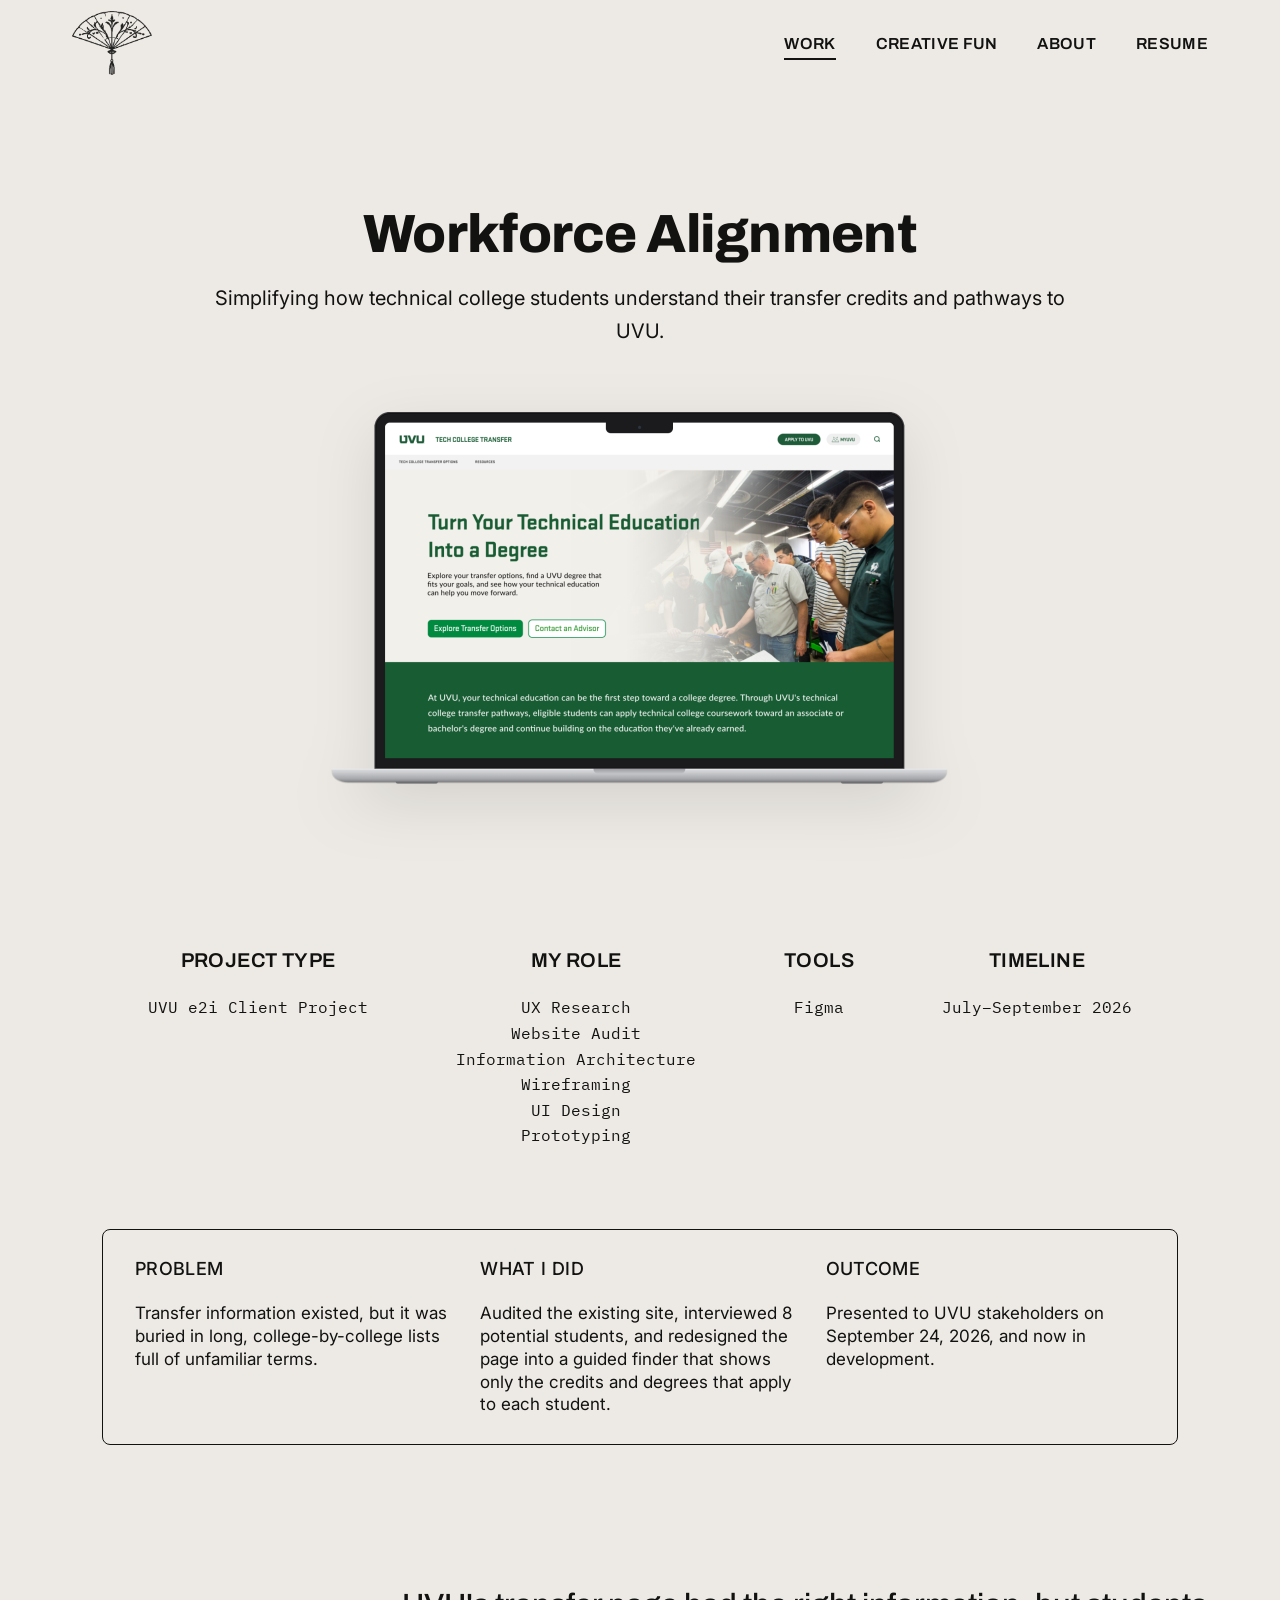
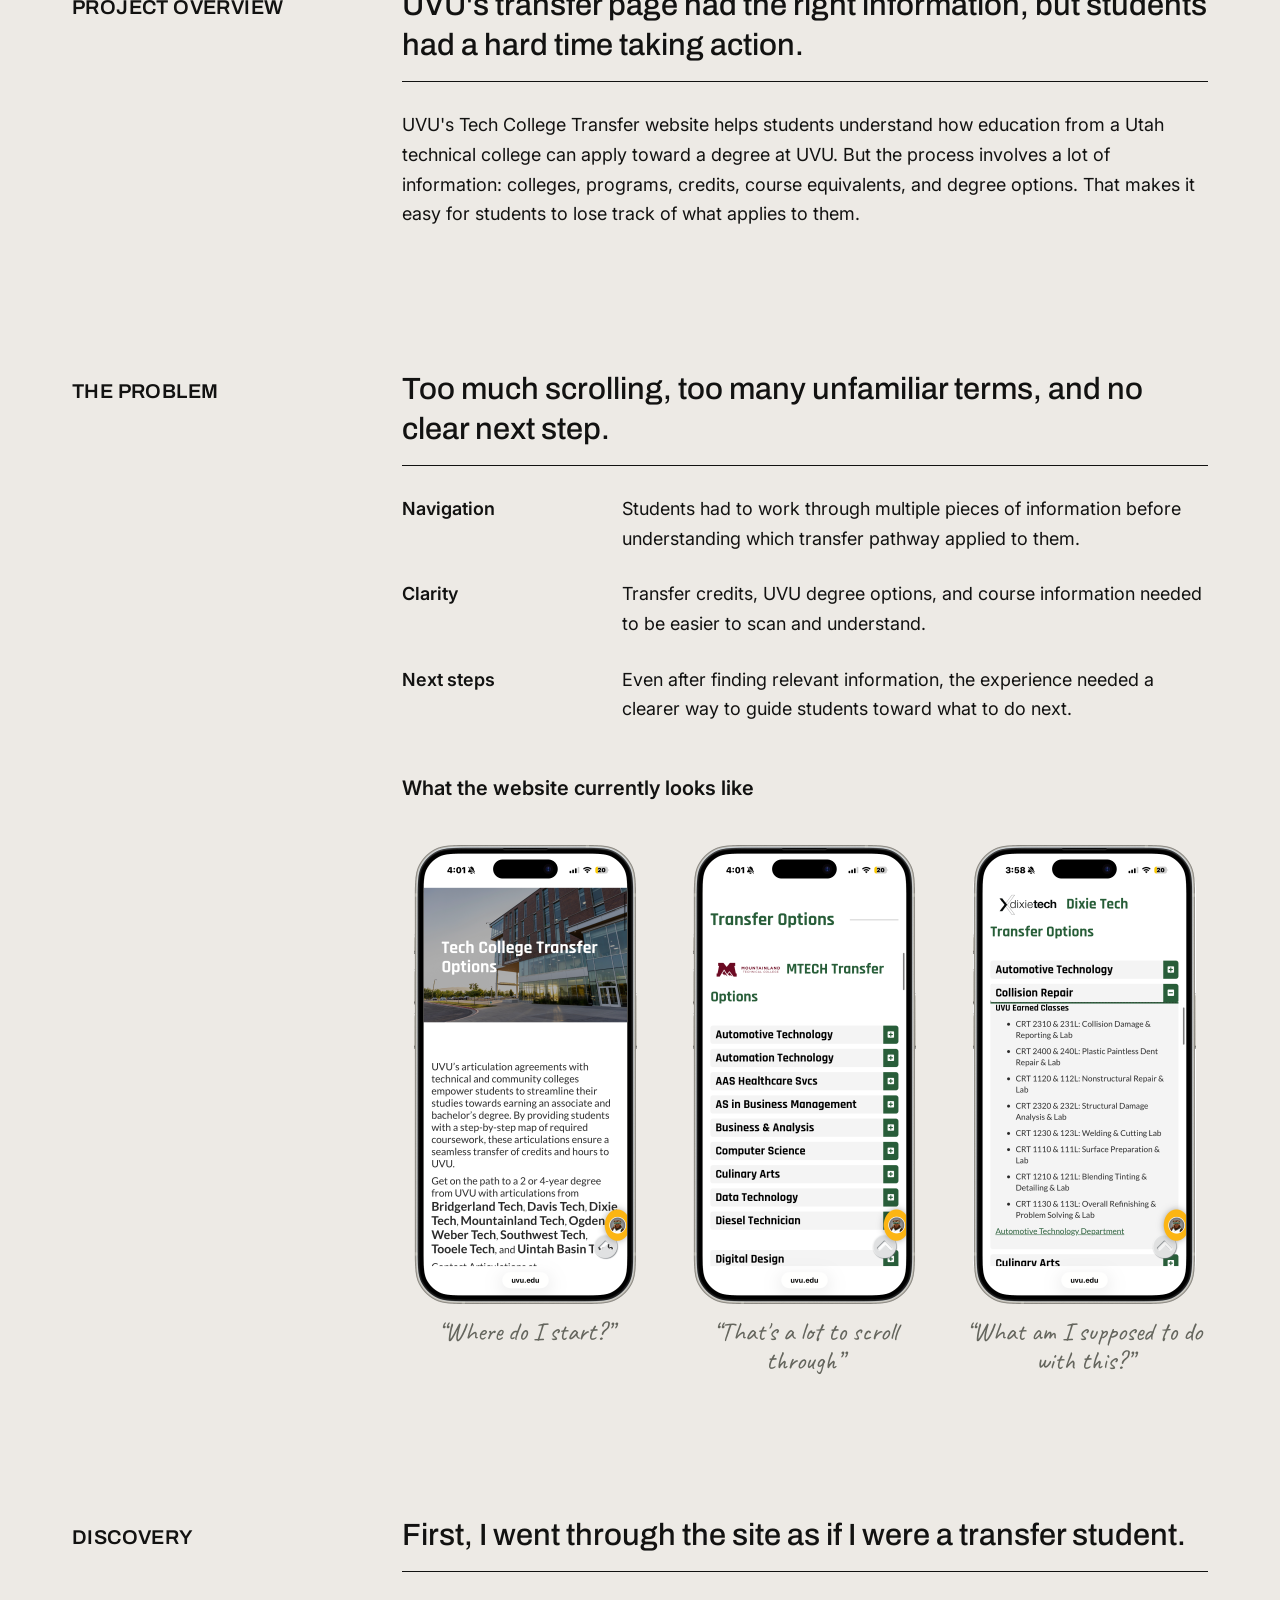
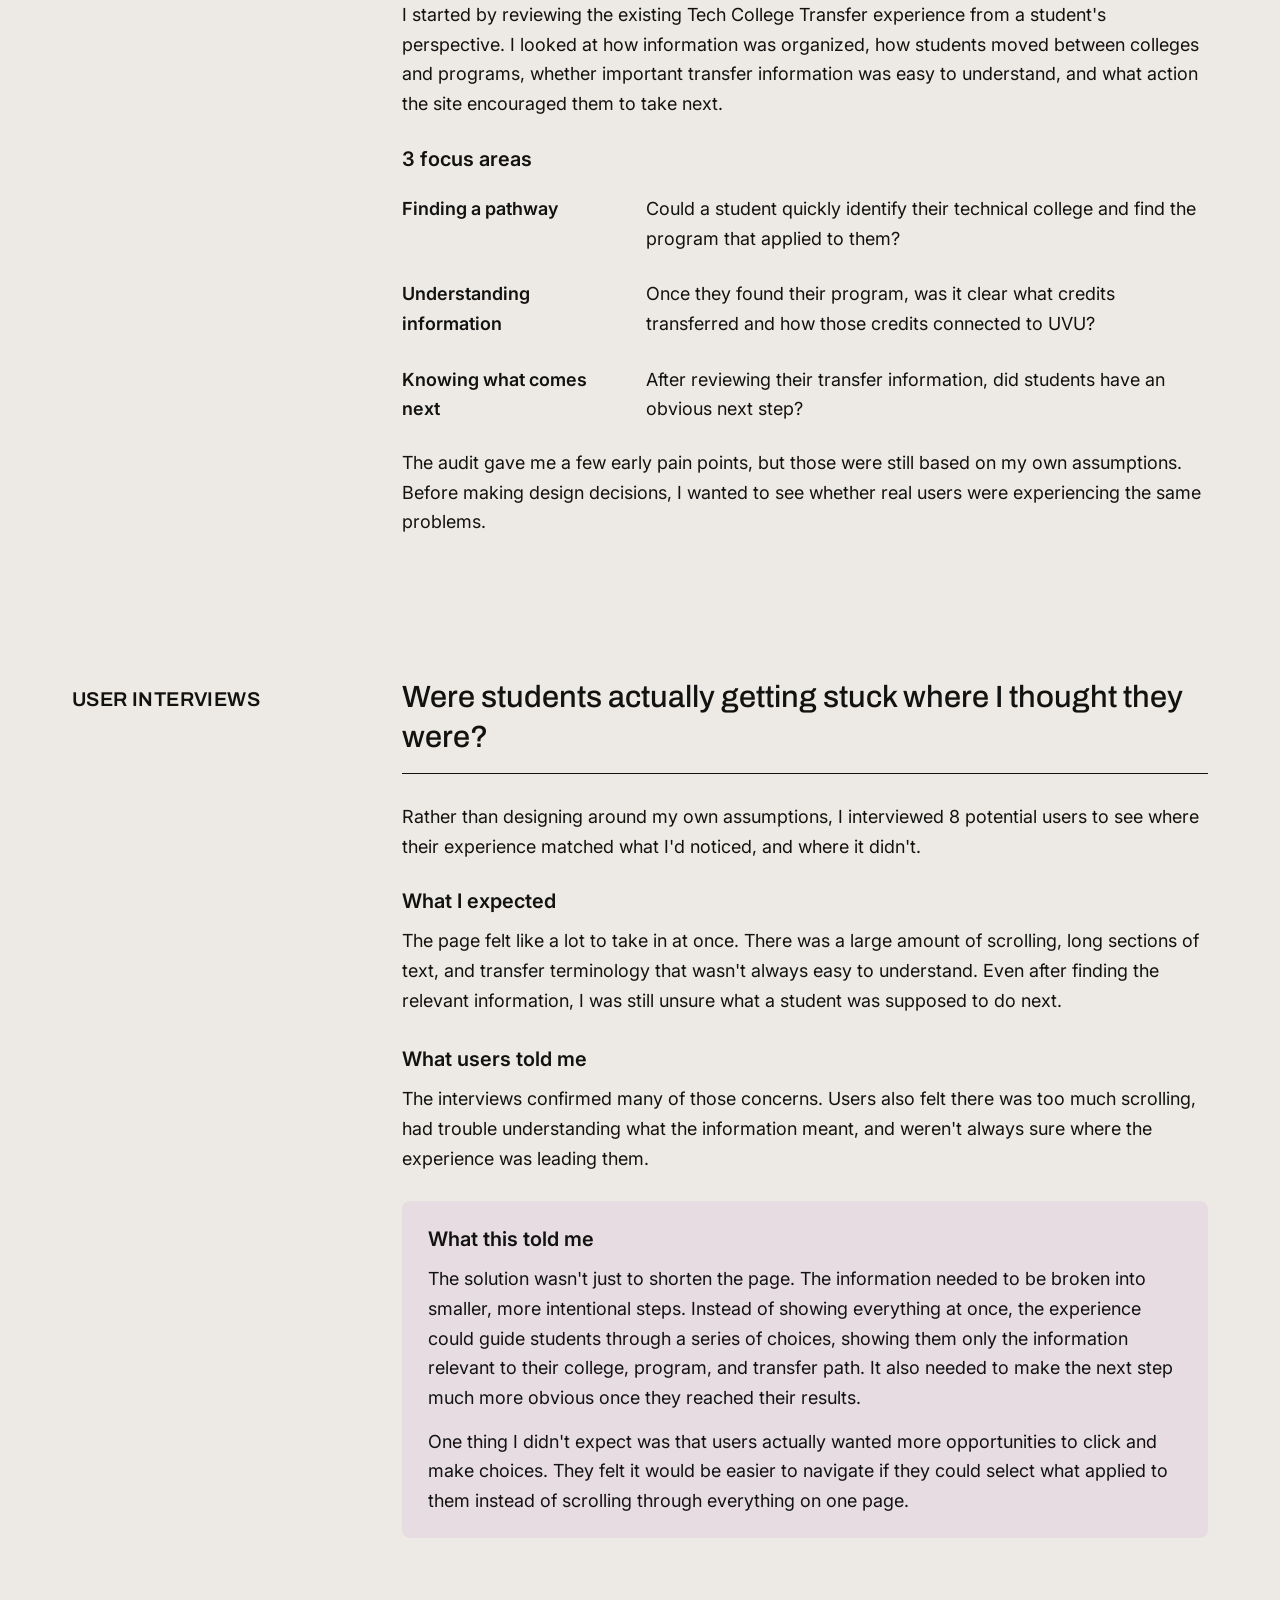
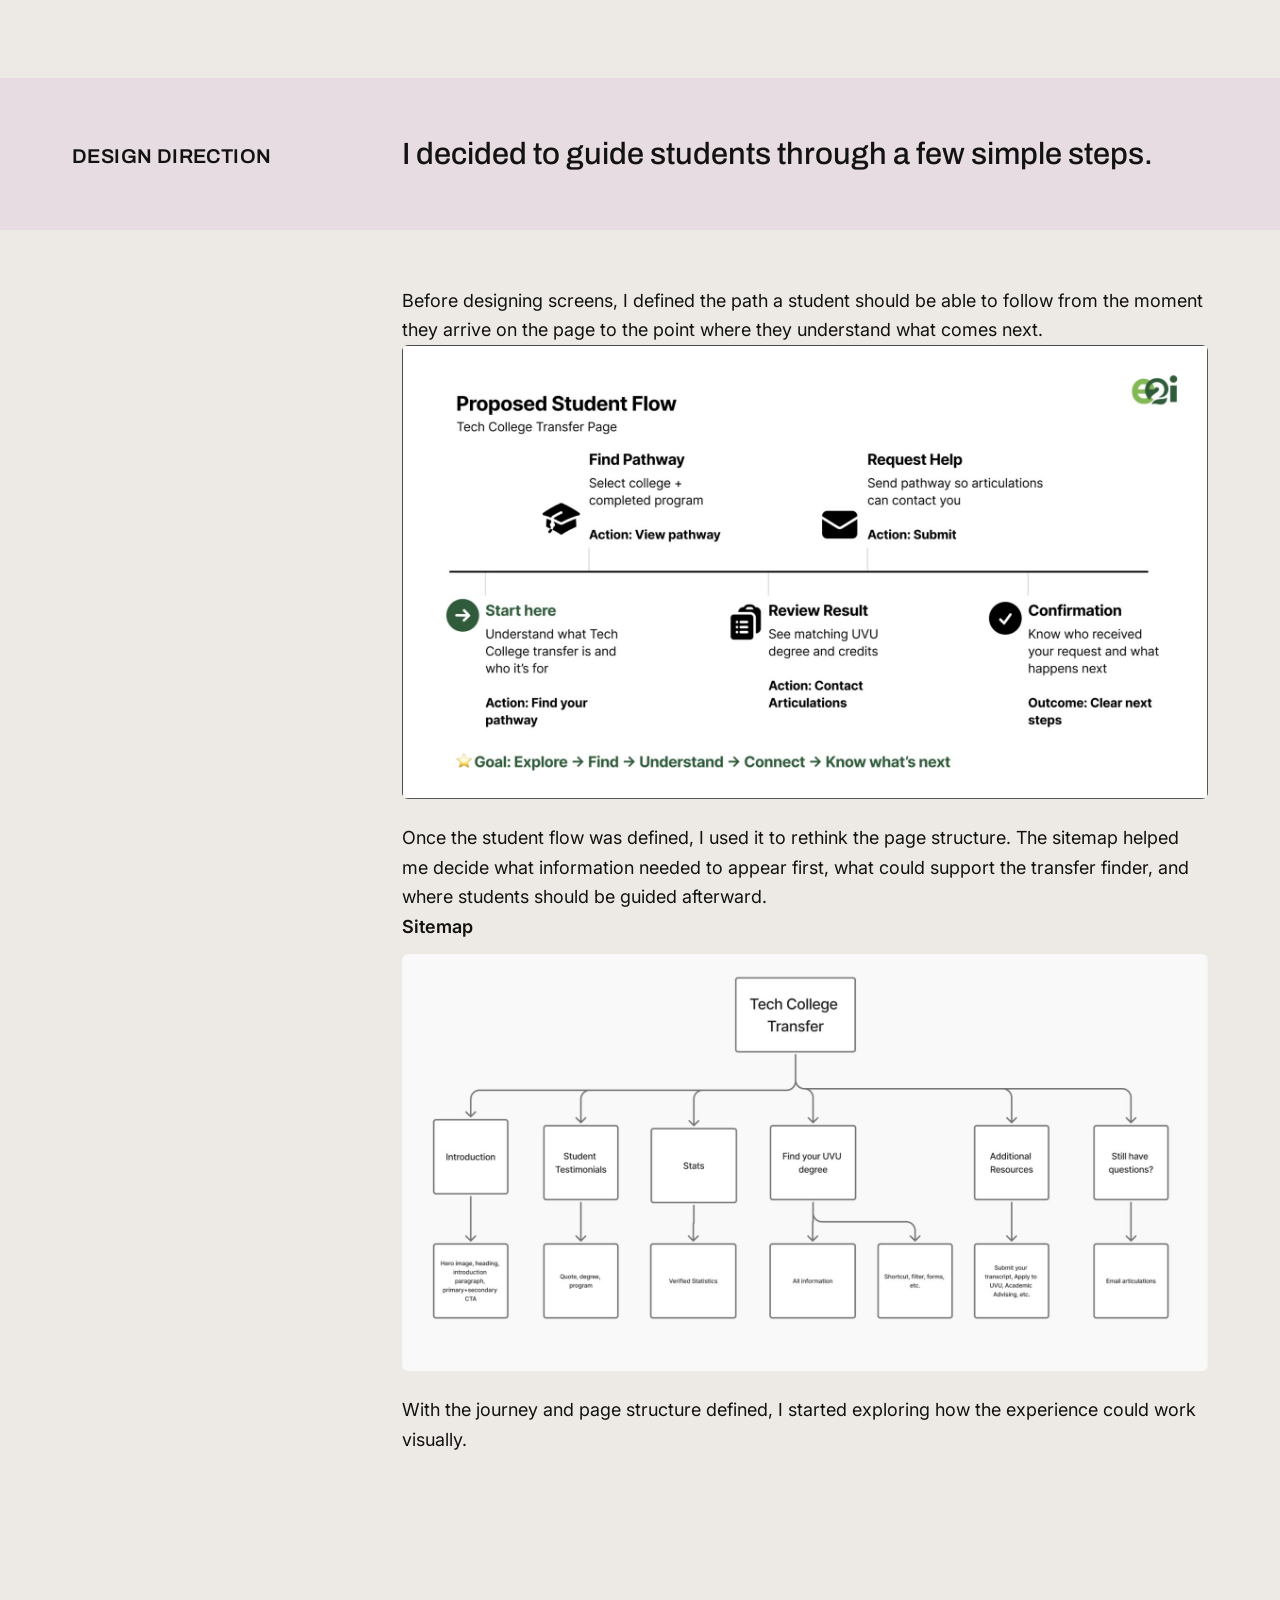
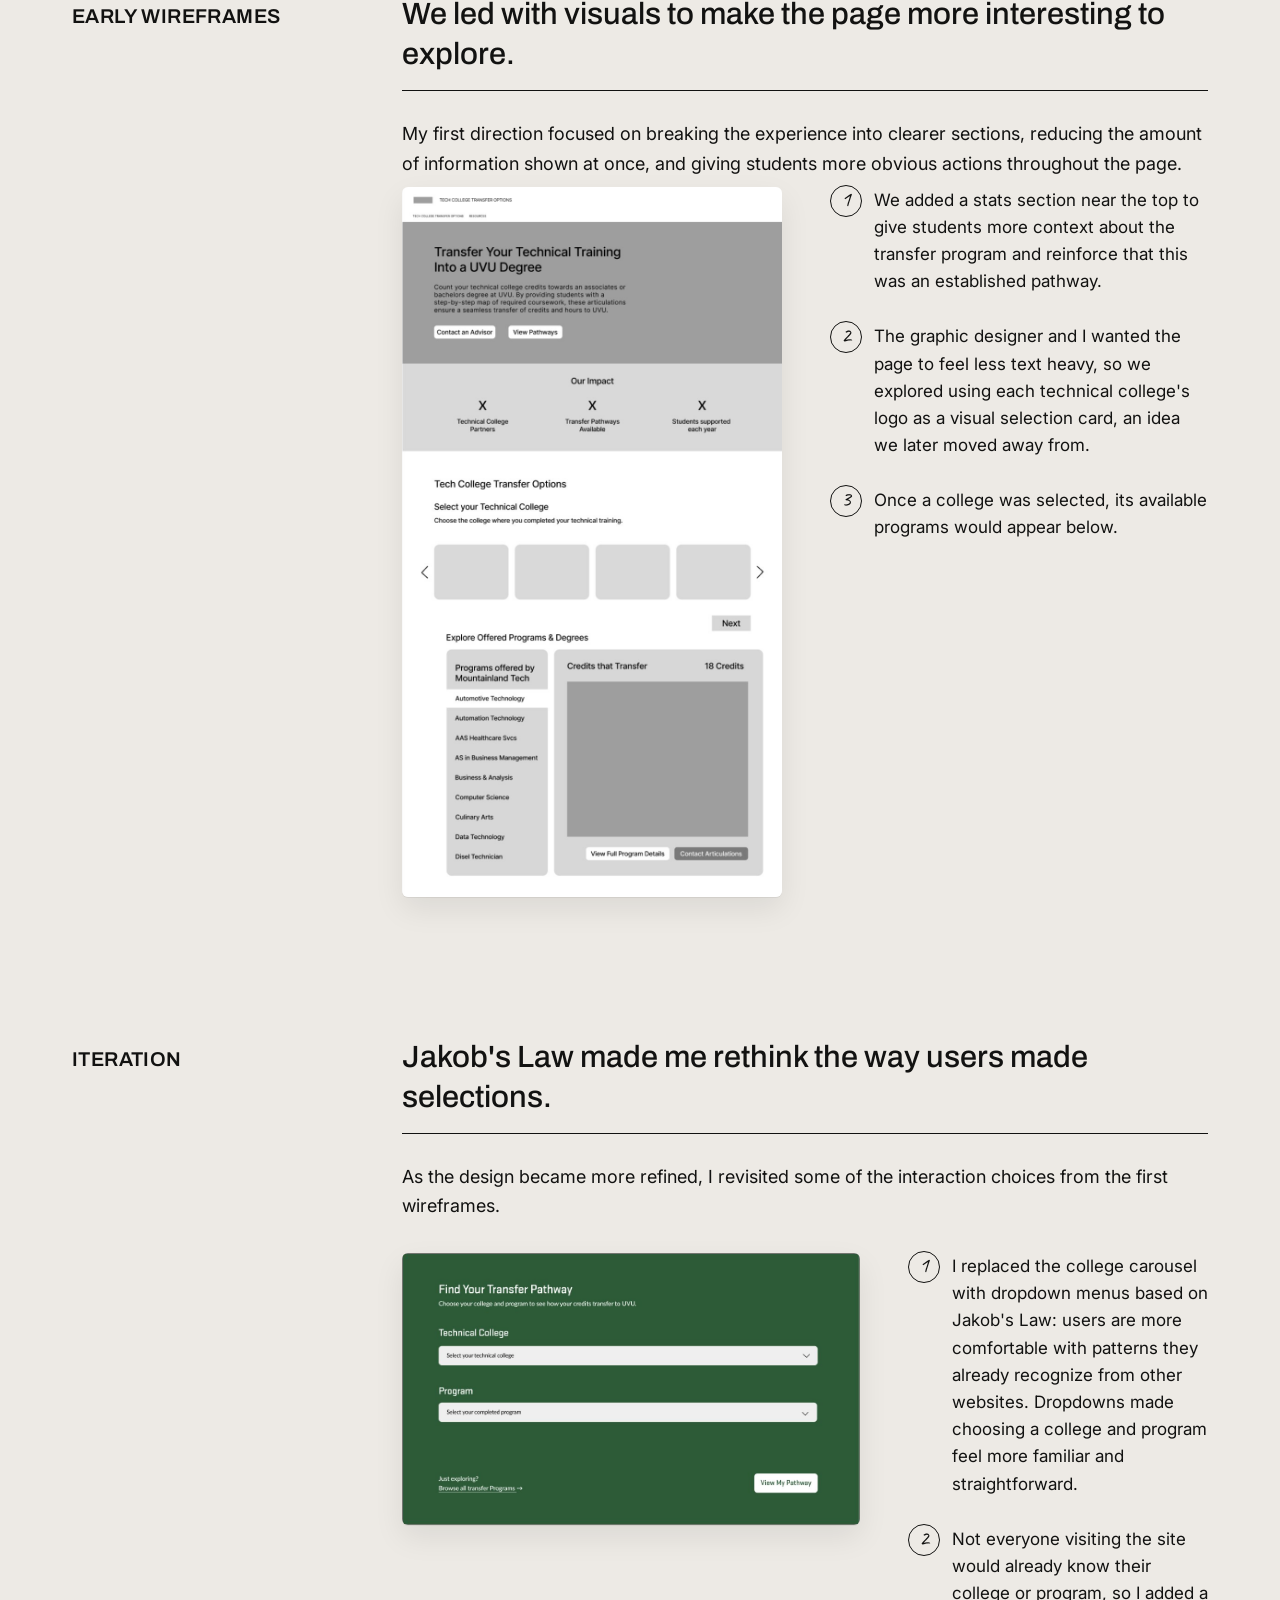
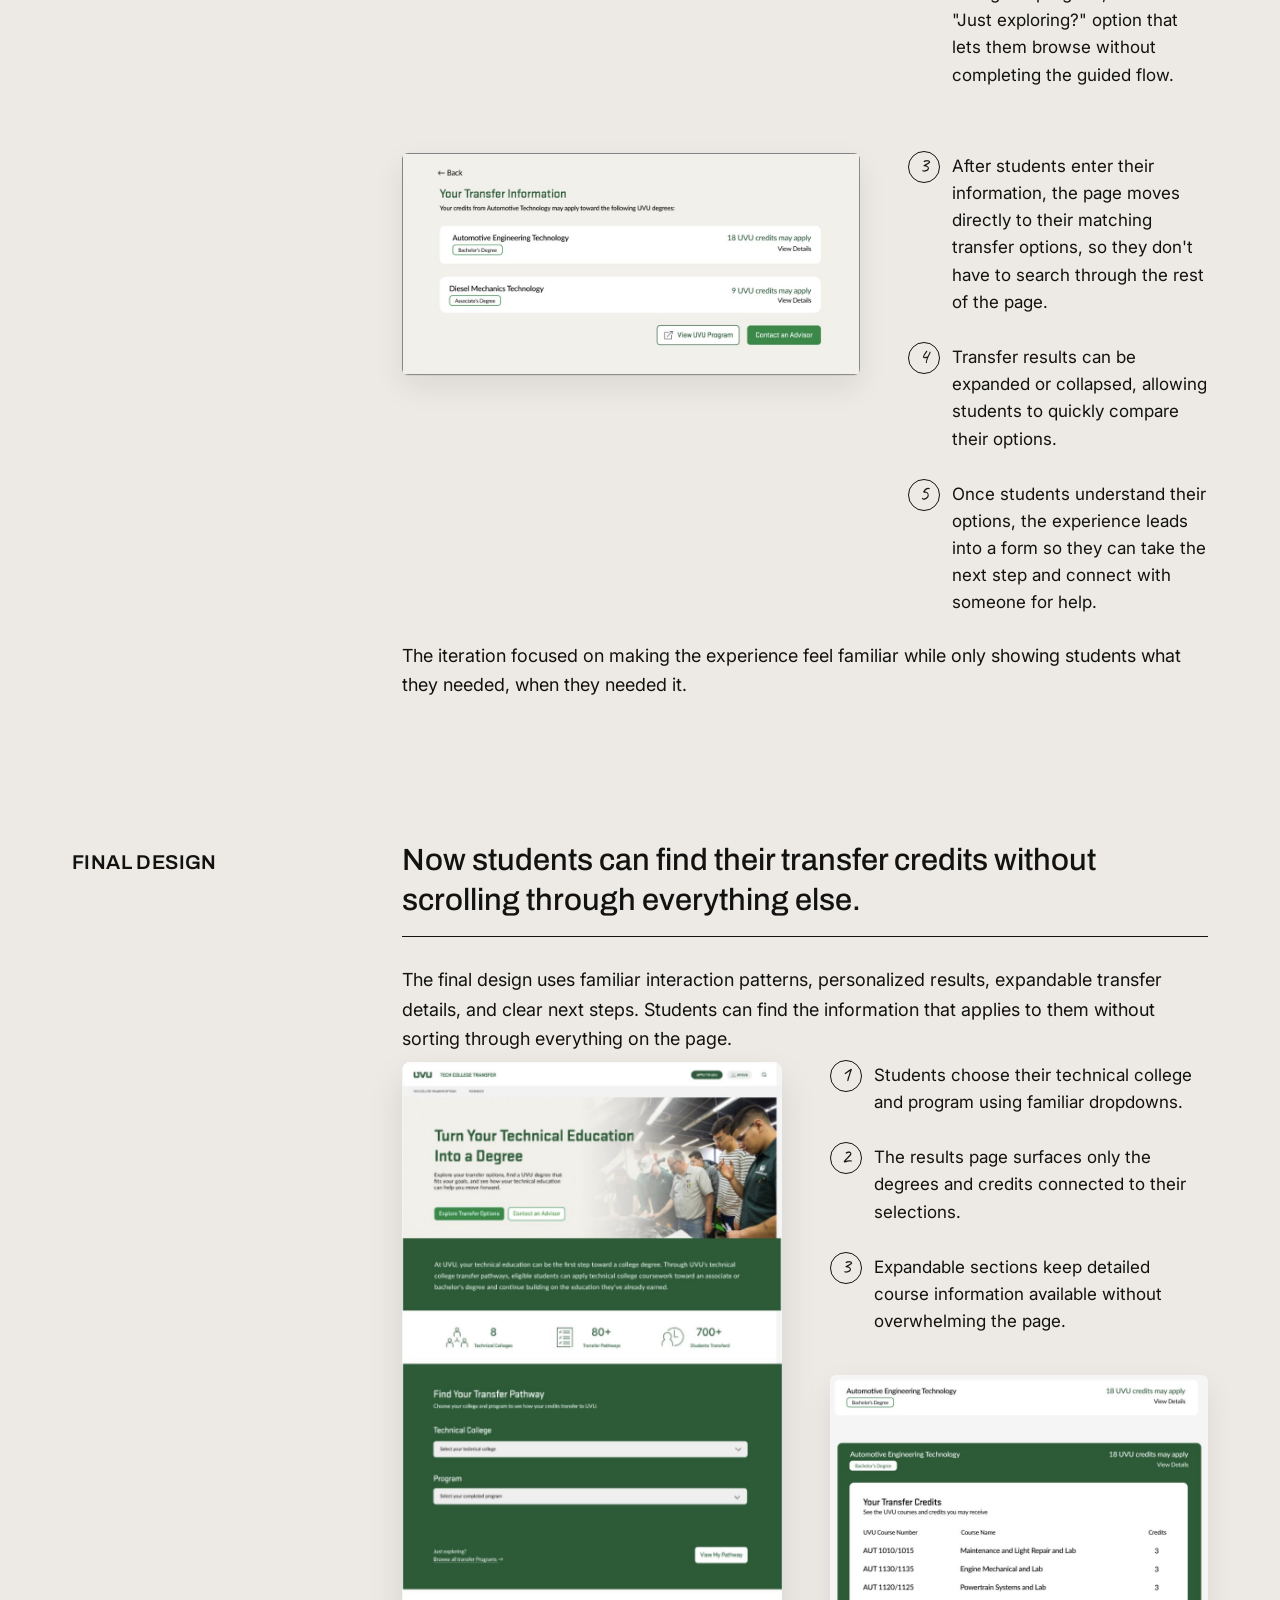
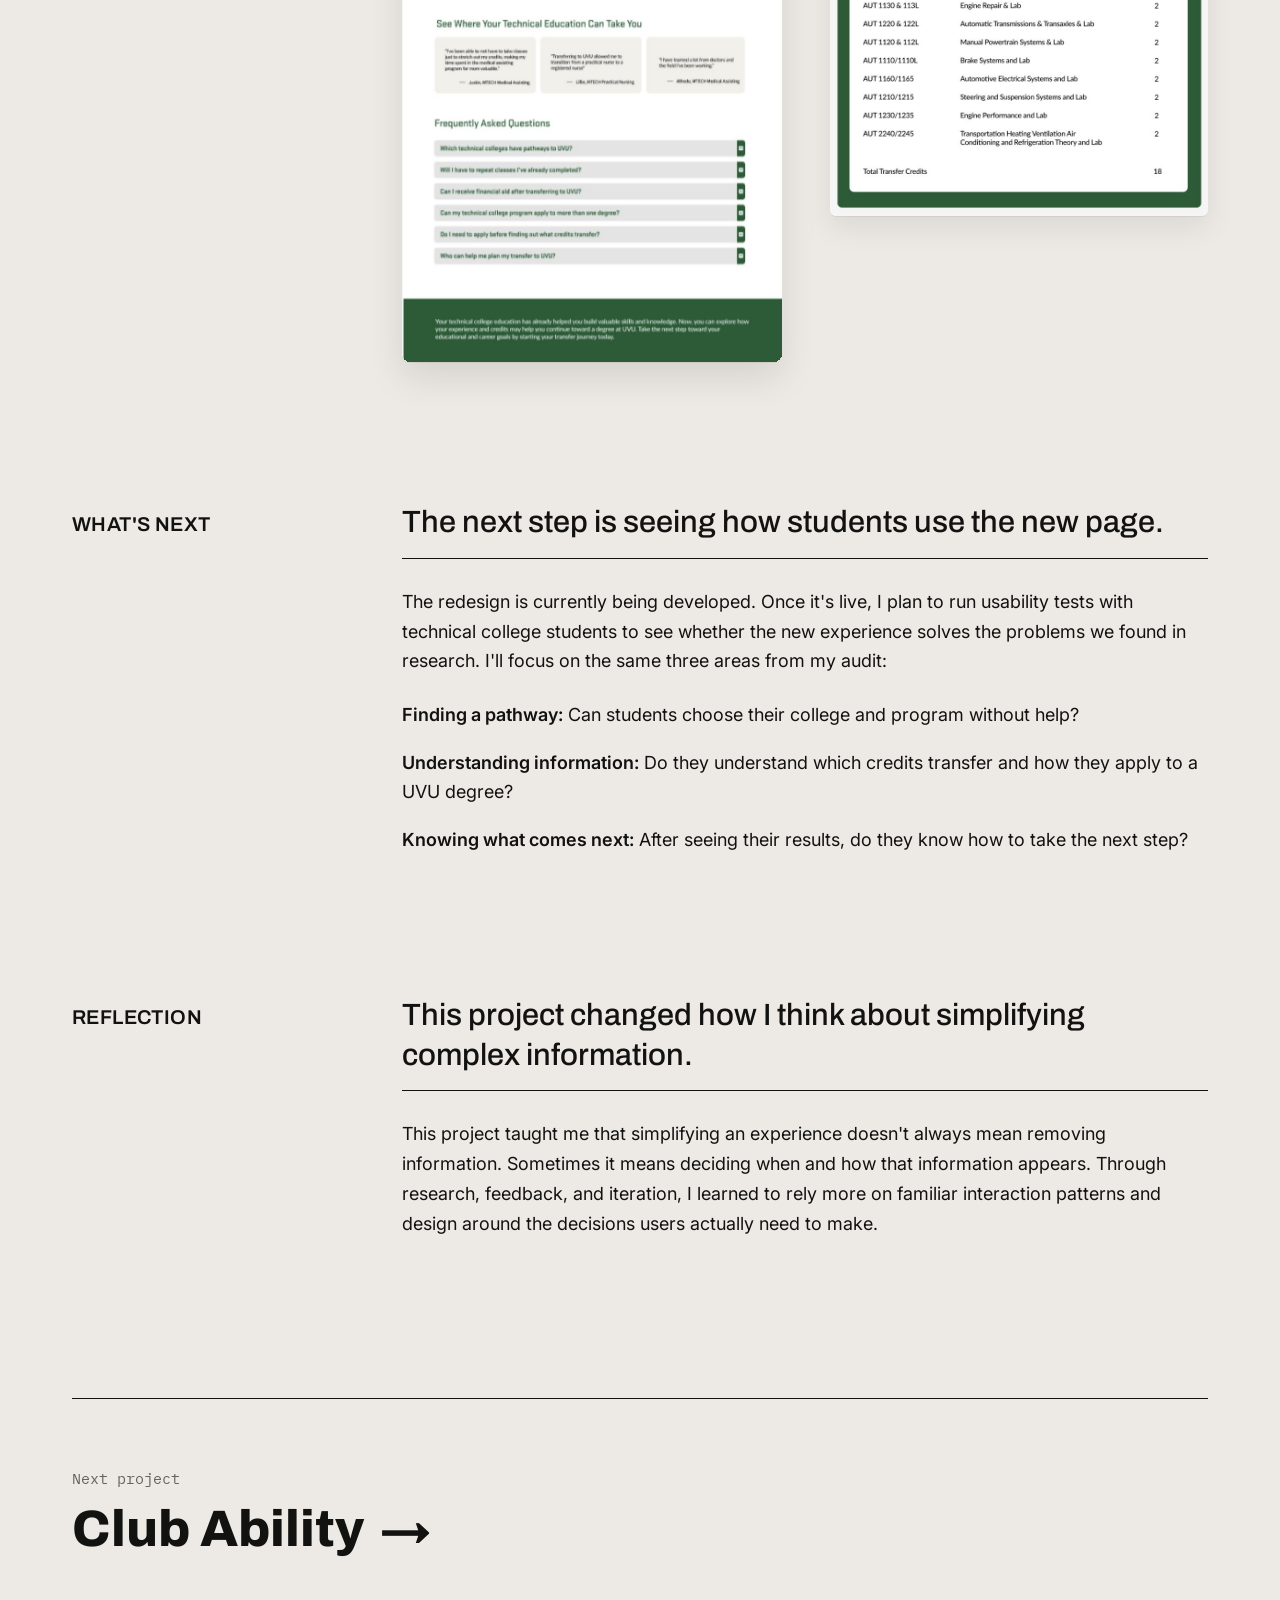
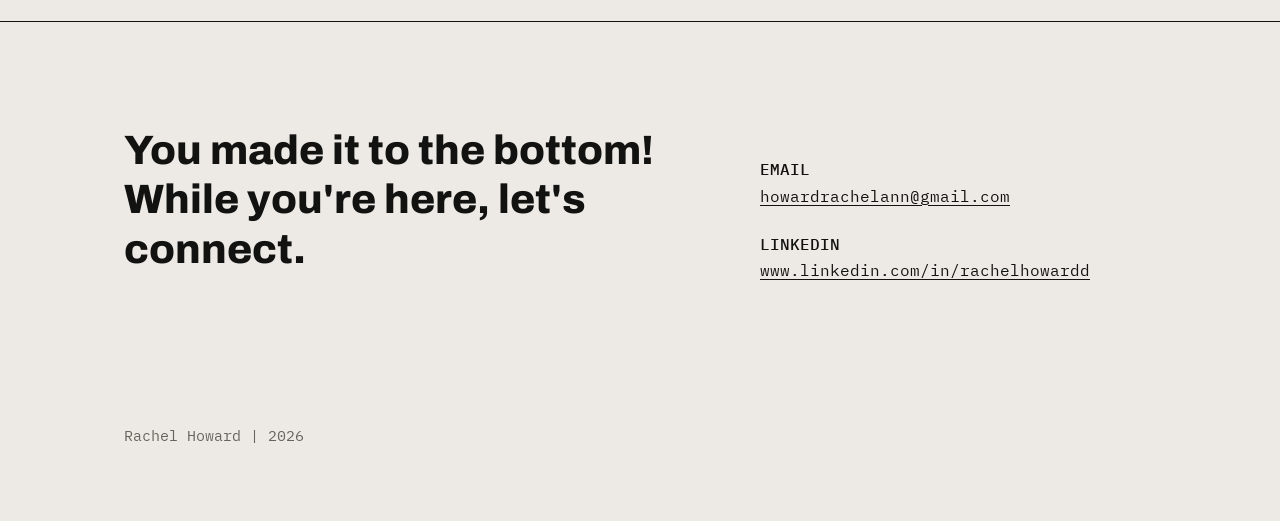
<file: workforce-alignment.html>
<!doctype html>
<html lang="en">
<head>
<meta charset="utf-8">
<meta name="viewport" content="width=device-width, initial-scale=1">
<title>Workforce Alignment · Rachel Howard</title>
<meta name="description" content="UX case study: redesigning UVU's Tech College Transfer page into a guided finder that shows technical college students only the credits and degrees that apply to them.">
<link rel="preconnect" href="https://fonts.googleapis.com">
<link rel="preconnect" href="https://fonts.gstatic.com" crossorigin>
<link href="https://fonts.googleapis.com/css2?family=Archivo:wght@500;600;800&family=Caveat&family=IBM+Plex+Mono:wght@400;500&family=Inter:wght@400;500;600&display=swap" rel="stylesheet">
<link rel="stylesheet" href="styles.css">
<link rel="stylesheet" href="case.css">
</head>
<body>

<header class="nav">
  <a class="nav__logo" href="index.html" aria-label="Rachel Howard, home"><img src="logo.png" alt="Rachel Howard logo"></a>
  <button class="nav__toggle" aria-expanded="false" aria-controls="nav-links" aria-label="Menu">
    <svg viewBox="0 0 26 18" fill="none" stroke="currentColor" stroke-width="2" stroke-linecap="round"><path d="M1 1h24M1 9h24M1 17h24"/></svg>
  </button>
  <ul class="nav__links" id="nav-links">
    <li><a href="index.html#work" aria-current="page">WORK</a></li>
    <li><a href="creative-fun.html">CREATIVE FUN</a></li>
    <li><a href="about.html">ABOUT</a></li>
    <li><a href="resume.pdf" target="_blank" rel="noopener">RESUME</a></li>
  </ul>
</header>
<script>
  (function () {
    var nav = document.currentScript.previousElementSibling, btn = nav.querySelector('.nav__toggle');
    btn.addEventListener('click', function () {
      var open = nav.classList.toggle('is-open'); btn.setAttribute('aria-expanded', open);
    });
    nav.querySelectorAll('.nav__links a').forEach(function (a) {
      a.addEventListener('click', function () { nav.classList.remove('is-open'); btn.setAttribute('aria-expanded', false); });
    });
  })();
</script>

<main class="wrap">

  <section class="cs-hero">
    <h1>Workforce Alignment</h1>
    <p>Simplifying how technical college students understand their transfer credits and pathways to UVU.</p>
    <img class="cs-hero__laptop" src="wa-laptop.png" alt="Redesigned UVU Tech College Transfer page on a laptop">
  </section>

  <section class="meta" aria-label="Project details">
    <div><h2>PROJECT TYPE</h2><p>UVU e2i Client Project</p></div>
    <div><h2>MY ROLE</h2>
      <ul><li>UX Research</li><li>Website Audit</li><li>Information Architecture</li><li>Wireframing</li><li>UI Design</li><li>Prototyping</li></ul>
    </div>
    <div><h2>TOOLS</h2><p>Figma</p></div>
    <div><h2>TIMELINE</h2><p>July–September 2026</p></div>
  </section>

  <section class="summary" aria-label="Project summary">
    <div><h2>PROBLEM</h2><p>Transfer information existed, but it was buried in long, college-by-college lists full of unfamiliar terms.</p></div>
    <div><h2>WHAT I DID</h2><p>Audited the existing site, interviewed 8 potential students, and redesigned the page into a guided finder that shows only the credits and degrees that apply to each student.</p></div>
    <div><h2>OUTCOME</h2><p>Presented to UVU stakeholders on September 24, 2026, and now in development.</p></div>
  </section>

  <!-- Overview -->
  <section class="section">
    <h2 class="section__label">Project Overview</h2>
    <div>
      <p class="section__head">UVU's transfer page had the right information, but students had a hard time taking action.</p>
      <div class="section__body">
        <p>UVU's Tech College Transfer website helps students understand how education from a Utah technical college can apply toward a degree at UVU. But the process involves a lot of information: colleges, programs, credits, course equivalents, and degree options. That makes it easy for students to lose track of what applies to them.</p>
      </div>
    </div>
  </section>

  <!-- Problem -->
  <section class="section">
    <h2 class="section__label">The Problem</h2>
    <div>
      <p class="section__head">Too much scrolling, too many unfamiliar terms, and no clear next step.</p>
      <div class="section__body">
        <dl class="rows">
          <div class="row"><dt>Navigation</dt><dd>Students had to work through multiple pieces of information before understanding which transfer pathway applied to them.</dd></div>
          <div class="row"><dt>Clarity</dt><dd>Transfer credits, UVU degree options, and course information needed to be easier to scan and understand.</dd></div>
          <div class="row"><dt>Next steps</dt><dd>Even after finding relevant information, the experience needed a clearer way to guide students toward what to do next.</dd></div>
        </dl>
        <h3 style="margin-top:48px">What the website currently looks like</h3>
        <div class="reactions">
          <figure><img src="wa-current-1.png" alt="Original transfer page opening with a long paragraph of text"><figcaption>Where do I start?</figcaption></figure>
          <figure><img src="wa-current-2.png" alt="Original page listing every program for one college"><figcaption>That's a lot to scroll through</figcaption></figure>
          <figure><img src="wa-current-3.png" alt="Original page showing a list of course codes for one program"><figcaption>What am I supposed to do with this?</figcaption></figure>
        </div>
      </div>
    </div>
  </section>

  <!-- Discovery -->
  <section class="section">
    <h2 class="section__label">Discovery</h2>
    <div>
      <p class="section__head">First, I went through the site as if I were a transfer student.</p>
      <div class="section__body">
        <p>I started by reviewing the existing Tech College Transfer experience from a student's perspective. I looked at how information was organized, how students moved between colleges and programs, whether important transfer information was easy to understand, and what action the site encouraged them to take next.</p>
        <div class="focus">
          <h3>3 focus areas</h3>
          <dl class="rows">
            <div class="row row--wide"><dt>Finding a pathway</dt><dd>Could a student quickly identify their technical college and find the program that applied to them?</dd></div>
            <div class="row row--wide"><dt>Understanding information</dt><dd>Once they found their program, was it clear what credits transferred and how those credits connected to UVU?</dd></div>
            <div class="row row--wide"><dt>Knowing what comes next</dt><dd>After reviewing their transfer information, did students have an obvious next step?</dd></div>
          </dl>
        </div>
        <p>The audit gave me a few early pain points, but those were still based on my own assumptions. Before making design decisions, I wanted to see whether real users were experiencing the same problems.</p>
      </div>
    </div>
  </section>

  <!-- Interviews -->
  <section class="section">
    <h2 class="section__label">User Interviews</h2>
    <div>
      <p class="section__head">Were students actually getting stuck where I thought they were?</p>
      <div class="section__body">
        <p>Rather than designing around my own assumptions, I interviewed 8 potential users to see where their experience matched what I'd noticed, and where it didn't.</p>
        <div class="compare">
          <div><h3>What I expected</h3><p>The page felt like a lot to take in at once. There was a large amount of scrolling, long sections of text, and transfer terminology that wasn't always easy to understand. Even after finding the relevant information, I was still unsure what a student was supposed to do next.</p></div>
          <div><h3>What users told me</h3><p>The interviews confirmed many of those concerns. Users also felt there was too much scrolling, had trouble understanding what the information meant, and weren't always sure where the experience was leading them.</p></div>
          <div class="insight"><h3>What this told me</h3>
            <p>The solution wasn't just to shorten the page. The information needed to be broken into smaller, more intentional steps. Instead of showing everything at once, the experience could guide students through a series of choices, showing them only the information relevant to their college, program, and transfer path. It also needed to make the next step much more obvious once they reached their results.</p>
            <p>One thing I didn't expect was that users actually wanted more opportunities to click and make choices. They felt it would be easier to navigate if they could select what applied to them instead of scrolling through everything on one page.</p>
          </div>
        </div>
      </div>
    </div>
  </section>
</main>

<div class="band">
  <div class="wrap">
    <section class="section">
      <h2 class="section__label">Design Direction</h2>
      <p class="section__head">I decided to guide students through a few simple steps.</p>
    </section>
  </div>
</div>

<main class="wrap">
  <section class="section" style="padding-top:56px">
    <div aria-hidden="true"></div>
    <div class="section__body">
      <p>Before designing screens, I defined the path a student should be able to follow from the moment they arrive on the page to the point where they understand what comes next.</p>
      <figure class="figure"><img src="wa-flow.jpg" alt="Proposed student flow: Start here, Find pathway, Review result, Request help, Confirmation"></figure>
      <p>Once the student flow was defined, I used it to rethink the page structure. The sitemap helped me decide what information needed to appear first, what could support the transfer finder, and where students should be guided afterward.</p>
      <figure class="figure"><figcaption>Sitemap</figcaption><img src="wa-sitemap.jpg" alt="Sitemap for the Tech College Transfer page with six main sections"></figure>
      <p>With the journey and page structure defined, I started exploring how the experience could work visually.</p>
    </div>
  </section>

  <!-- Early wireframes -->
  <section class="section">
    <h2 class="section__label">Early Wireframes</h2>
    <div>
      <p class="section__head">We led with visuals to make the page more interesting to explore.</p>
      <div class="section__body">
        <p>My first direction focused on breaking the experience into clearer sections, reducing the amount of information shown at once, and giving students more obvious actions throughout the page.</p>
        <div class="annotated annotated--narrow">
          <img src="wa-wire-early.jpg" alt="Early wireframe with a stats section, a carousel of college logo cards, and a programs panel">
          <ol class="notes">
            <li>We added a stats section near the top to give students more context about the transfer program and reinforce that this was an established pathway.</li>
            <li>The graphic designer and I wanted the page to feel less text heavy, so we explored using each technical college's logo as a visual selection card, an idea we later moved away from.</li>
            <li>Once a college was selected, its available programs would appear below.</li>
          </ol>
        </div>
      </div>
    </div>
  </section>

  <!-- Iteration -->
  <section class="section">
    <h2 class="section__label">Iteration</h2>
    <div>
      <p class="section__head">Jakob's Law made me rethink the way users made selections.</p>
      <div class="section__body">
        <p>As the design became more refined, I revisited some of the interaction choices from the first wireframes.</p>
        <div class="stack">
          <div class="annotated">
            <img src="wa-iter-dropdowns.jpg" alt="Find Your Transfer Pathway form with college and program dropdowns">
            <ol class="notes">
              <li>I replaced the college carousel with dropdown menus based on Jakob's Law: users are more comfortable with patterns they already recognize from other websites. Dropdowns made choosing a college and program feel more familiar and straightforward.</li>
              <li>Not everyone visiting the site would already know their college or program, so I added a "Just exploring?" option that lets them browse without completing the guided flow.</li>
            </ol>
          </div>
          <div class="annotated">
            <img src="wa-iter-results.jpg" alt="Transfer results showing matching UVU degrees and credits">
            <ol class="notes" style="counter-reset: note 2">
              <li>After students enter their information, the page moves directly to their matching transfer options, so they don't have to search through the rest of the page.</li>
              <li>Transfer results can be expanded or collapsed, allowing students to quickly compare their options.</li>
              <li>Once students understand their options, the experience leads into a form so they can take the next step and connect with someone for help.</li>
            </ol>
          </div>
        </div>
        <p>The iteration focused on making the experience feel familiar while only showing students what they needed, when they needed it.</p>
      </div>
    </div>
  </section>

  <!-- Final -->
  <section class="section">
    <h2 class="section__label">Final Design</h2>
    <div>
      <p class="section__head">Now students can find their transfer credits without scrolling through everything else.</p>
      <div class="section__body">
        <p>The final design uses familiar interaction patterns, personalized results, expandable transfer details, and clear next steps. Students can find the information that applies to them without sorting through everything on the page.</p>
        <div class="annotated annotated--narrow">
          <div>
            <div class="scroller" tabindex="0" aria-label="Full final page design, scrollable"><img src="wa-final-full.jpg" alt="Full redesigned Tech College Transfer page: hero, stats, pathway finder, testimonials, FAQ, and resources"></div>
          </div>
          <div class="stack" style="gap:40px">
            <ol class="notes">
              <li>Students choose their technical college and program using familiar dropdowns.</li>
              <li>The results page surfaces only the degrees and credits connected to their selections.</li>
              <li>Expandable sections keep detailed course information available without overwhelming the page.</li>
            </ol>
            <img src="wa-final-expand.jpg" alt="A transfer result expanded to show each UVU course and its credits">
          </div>
        </div>
      </div>
    </div>
  </section>

  <!-- What's next -->
  <section class="section">
    <h2 class="section__label">What's Next</h2>
    <div>
      <p class="section__head">The next step is seeing how students use the new page.</p>
      <div class="section__body">
        <p>The redesign is currently being developed. Once it's live, I plan to run usability tests with technical college students to see whether the new experience solves the problems we found in research. I'll focus on the same three areas from my audit:</p>
        <ul class="next-steps">
          <li><strong>Finding a pathway:</strong> Can students choose their college and program without help?</li>
          <li><strong>Understanding information:</strong> Do they understand which credits transfer and how they apply to a UVU degree?</li>
          <li><strong>Knowing what comes next:</strong> After seeing their results, do they know how to take the next step?</li>
        </ul>
      </div>
    </div>
  </section>

  <!-- Reflection -->
  <section class="section">
    <h2 class="section__label">Reflection</h2>
    <div>
      <p class="section__head">This project changed how I think about simplifying complex information.</p>
      <div class="section__body">
        <p>This project taught me that simplifying an experience doesn't always mean removing information. Sometimes it means deciding when and how that information appears. Through research, feedback, and iteration, I learned to rely more on familiar interaction patterns and design around the decisions users actually need to make.</p>
      </div>
    </div>
  </section>

  <a class="next" href="club-ability.html">
    <span>Next project</span>
    <strong>Club Ability</strong>
  </a>
</main>

<footer class="footer">
  <div class="wrap">
    <div class="footer__inner">
      <h2>You made it to the bottom! While you're here, let's connect.</h2>
      <dl>
        <div><dt>EMAIL</dt><dd><a href="mailto:howardrachelann@gmail.com">howardrachelann@gmail.com</a></dd></div>
        <div><dt>LINKEDIN</dt><dd><a href="https://www.linkedin.com/in/rachelhowardd" target="_blank" rel="noopener">www.linkedin.com/in/rachelhowardd</a></dd></div>
      </dl>
    </div>
    <p class="footer__credit">Rachel Howard | 2026</p>
  </div>
</footer>
</body>
</html>
</file>
<file: styles.css>
/* Rachel Howard portfolio: shared styles (from Figma style guide) */
:root {
  --bg: #EDEAE5;
  --text: #121211;
  --text-2: #64655D;
  --accent: #533146;        /* Pantone 19-2514 TCX Italian Plum */
  --accent-hover: #6A4059;
  --accent-soft: #E7DCE2;   /* light plum tint for bands and highlights */
  --accent-alt: #533146;
  --on-accent: #F6F0F3;     /* text on plum */
  --line: #121211;
  --font-head: "Archivo", system-ui, sans-serif;
  --font-body: "Inter", system-ui, sans-serif;
  --font-mono: "IBM Plex Mono", ui-monospace, monospace;
  --font-hand: "Caveat", cursive;
  --gutter: 72px;
  --label-col: 330px;
  --content: 856px;
}

* { box-sizing: border-box; margin: 0; padding: 0; }
html { scroll-behavior: smooth; }
body {
  background: var(--bg);
  color: var(--text);
  font-family: var(--font-body);
  font-size: 18px;
  line-height: 1.65;
  -webkit-font-smoothing: antialiased;
}
img { display: block; max-width: 100%; height: auto; }
a { color: inherit; }

.wrap { max-width: 1440px; margin: 0 auto; padding: 0 var(--gutter); }

/* ---------- Nav ---------- */
.nav {
  position: relative; max-width: 1440px; margin: 0 auto; height: 86px;
  padding: 0 var(--gutter); display: flex; align-items: center; justify-content: space-between;
}
.nav__logo img { height: 64px; width: auto; transition: transform .3s; }
.nav__logo:hover img { transform: rotate(-8deg); }
.nav__links { display: flex; gap: 40px; list-style: none; }
.nav__links a {
  font-family: var(--font-head); font-weight: 600; font-size: 16px;
  letter-spacing: .02em; text-decoration: none; padding-bottom: 6px;
  border-bottom: 2px solid transparent; transition: border-color .2s;
}
.nav__links a:hover, .nav__links a[aria-current="page"] { border-bottom-color: var(--text); }
.nav__toggle { display: none; background: none; border: 0; padding: 10px; margin-right: -10px; cursor: pointer; color: var(--text); }
.nav__toggle svg { width: 26px; height: 18px; display: block; }

/* ---------- Case study hero ---------- */
.cs-hero { text-align: center; padding: 120px 0 64px; }
.cs-hero h1 {
  font-family: var(--font-head); font-weight: 800;
  font-size: clamp(36px, 4.2vw, 56px); line-height: 1.05; letter-spacing: -.01em;
}
.cs-hero p { max-width: 874px; margin: 20px auto 0; font-size: 20px; color: var(--text); }
.cs-hero__phones {
  display: flex; justify-content: center; gap: 8px; margin: 64px auto 0;
}
.cs-hero__phones img { width: auto; height: min(372px, 47vw); }

/* ---------- Meta row ---------- */
.meta {
  display: flex; justify-content: center; align-items: flex-start; gap: 88px;
  margin: 96px auto 0; text-align: center;
}
.meta h2 {
  font-family: var(--font-head); font-weight: 600; font-size: 20px; letter-spacing: .02em;
}
.meta p, .meta ul { font-family: var(--font-mono); font-size: 16px; margin-top: 18px; list-style: none; line-height: 1.6; }

/* ---------- Summary card ---------- */
.summary {
  display: grid; grid-template-columns: repeat(3, 1fr); gap: 26px;
  max-width: 1076px; margin: 80px auto 0;
  border: 1px solid var(--line); border-radius: 8px; padding: 24px 32px 28px;
}
.summary h2 { font-family: var(--font-body); font-weight: 500; font-size: 18px; letter-spacing: .02em; }
.summary p { margin-top: 18px; font-size: 17px; line-height: 1.35; }

/* ---------- Sections ---------- */
.section {
  display: grid; grid-template-columns: var(--label-col) minmax(0, var(--content));
  padding-top: 140px;
}
.section__label {
  font-family: var(--font-head); font-weight: 600; font-size: 20px; letter-spacing: .02em;
  padding-top: 6px; text-transform: uppercase;
}
.section__head {
  font-family: var(--font-head); font-weight: 500;
  font-size: clamp(26px, 2.4vw, 34px); line-height: 1.3;
  padding-bottom: 16px; border-bottom: 1px solid var(--line); margin-bottom: 28px;
}
.section__body > * + * { margin-top: 24px; }
.section__body h3 { font-family: var(--font-body); font-weight: 600; font-size: 20px; }

/* full-width accent band (Defining the direction) */
.band { background: var(--accent-soft); margin-top: 140px; }
.band .section { padding: 56px 0; }
.band .section__head { border-bottom: 0; margin: 0; padding: 0; }

/* label/description rows (problem + research methods) */
.rows { display: grid; gap: 26px; }
.row { display: grid; grid-template-columns: 196px 1fr; gap: 24px; }
.row--wide { grid-template-columns: 220px 1fr; }
.row dt { font-weight: 600; }
.row .count { display: block; font-family: var(--font-mono); font-size: 14px; color: var(--text-2); font-weight: 400; }

/* findings */
.finding h3 { margin-bottom: 14px; }
.finding .takeaway {
  margin-top: 14px; padding: 14px 18px; background: var(--accent-soft); border-radius: 6px;
}

/* current-site phones w/ handwritten note */
.current { position: relative; display: flex; gap: 28px; margin-top: 40px; align-items: flex-start; }
.current img { width: 213px; }
.note {
  font-family: var(--font-hand); font-size: 22px; line-height: 1.1; color: var(--text-2);
  width: 130px; margin-top: 48px;
}
.note::before { content: "←"; display: block; font-size: 28px; line-height: 1; margin-bottom: 6px; }

/* IA diagram (built in code) */
.ia { margin-top: 48px; display: grid; justify-items: center; gap: 0; }
.ia__node {
  background: #fff; border: 1px solid var(--line); border-radius: 6px;
  padding: 12px 16px; font-size: 15px; line-height: 1.35; text-align: center; width: 100%;
}
.ia__root { width: 304px; font-weight: 600; font-size: 17px; }
.ia__stem { width: 1px; height: 32px; background: var(--line); }
.ia__cols { display: grid; grid-template-columns: repeat(3, 224px); gap: 40px; position: relative; padding-top: 24px; }
.ia__cols::before { /* horizontal connector */
  content: ""; position: absolute; top: 0; left: 112px; right: 112px; height: 1px; background: var(--line);
}
.ia__col { display: grid; gap: 16px; align-content: start; position: relative; }
.ia__col::before { content: ""; position: absolute; top: -24px; left: 50%; width: 1px; height: 24px; background: var(--line); }
.ia__col .ia__node:first-child { font-weight: 600; background: var(--accent-soft); }

/* wireframes */
.wires { display: grid; grid-template-columns: repeat(3, 1fr); gap: 40px; margin-top: 48px; }
.wire { display: flex; flex-direction: column; }
.wire p { flex: 1; }
.wire h3 { margin-bottom: 8px; }
.wire p { font-size: 16px; line-height: 1.55; margin-bottom: 20px; }
.wire img { border-radius: 4px; }
.wires { align-items: start; }
.wire--crop { border-radius: 4px; }
.wire--crop img { width: 100%; box-shadow: 0 1px 0 rgba(0,0,0,.06), 0 10px 26px rgba(0,0,0,.07); }

/* final design: point + screen pairs */
.final { display: grid; grid-template-columns: 1fr 1fr; gap: 72px 56px; margin-top: 48px; }
.final__item { display: flex; flex-direction: column; align-items: flex-start; gap: 28px; }
.final__item > :first-child { width: 220px; filter: drop-shadow(0 18px 28px rgba(0,0,0,.14)); }
.final__item h3 { margin-bottom: 10px; }

/* next project */
.next {
  display: block; text-decoration: none; margin-top: 160px;
  border-top: 1px solid var(--line); padding: 64px 0;
}
.next span { font-family: var(--font-mono); font-size: 15px; color: var(--text-2); }
.next strong {
  display: flex; align-items: center; gap: 16px; margin-top: 8px;
  font-family: var(--font-head); font-weight: 800; font-size: clamp(32px, 4vw, 52px); line-height: 1.1;
}
.next strong::after { content: "→"; transition: transform .25s; }
.next:hover strong::after { transform: translateX(10px); }

/* ---------- Footer ---------- */
.footer { border-top: 1px solid var(--line); padding: 104px 0 72px; }
.footer__inner { max-width: 1032px; margin: 0 auto; display: grid; grid-template-columns: 1fr 396px; gap: 48px; }
.footer h2 { font-family: var(--font-head); font-weight: 800; font-size: clamp(32px, 3.2vw, 44px); line-height: 1.2; }
.footer dl { font-family: var(--font-mono); font-size: 16px; display: grid; gap: 22px; padding-top: 30px; }
.footer dt { font-weight: 500; }
.footer a { text-decoration-thickness: 1px; text-underline-offset: 3px; }
.footer a:hover { background: var(--accent); color: var(--on-accent); }
.footer__credit { max-width: 1032px; margin: 140px auto 0; font-family: var(--font-mono); font-size: 15px; color: var(--text-2); }

/* ---------- Missing-image placeholder ---------- */
.ph {
  display: flex; align-items: center; justify-content: center; text-align: center;
  background: repeating-linear-gradient(45deg, #e2ded7 0 10px, #e8e5df 10px 20px);
  border: 1px dashed var(--text-2); border-radius: 12px;
  font-family: var(--font-mono); font-size: 13px; color: var(--text-2);
  aspect-ratio: 9 / 19; width: 100%; padding: 12px;
}
.ph--wide { aspect-ratio: 9 / 16; }

/* ---------- Responsive ---------- */
@media (max-width: 1100px) {
  :root { --gutter: 40px; --label-col: 220px; }
  .meta { gap: 56px; }
}
@media (max-width: 820px) {
  :root { --gutter: 20px; }
  body { font-size: 17px; }
  .nav { height: 72px; }
  .nav__logo img { height: 52px; }
  .nav__toggle { display: block; }
  .nav__links {
    display: none; position: absolute; z-index: 20; top: 72px; left: 0; right: 0;
    flex-direction: column; gap: 0; padding: 8px var(--gutter) 20px;
    background: var(--bg); border-bottom: 1px solid var(--line);
  }
  .nav.is-open .nav__links { display: flex; }
  .nav__links a { display: block; padding: 14px 0; font-size: 18px; border-bottom: 0; }
  .nav__links a[aria-current="page"] { text-decoration: underline; text-underline-offset: 6px; }
  .cs-hero { padding: 72px 0 40px; }
  .meta { flex-wrap: wrap; gap: 32px 48px; margin-top: 56px; }
  .meta > div { flex: 0 0 calc(50% - 24px); }
  .summary { grid-template-columns: 1fr; padding: 24px; margin-top: 48px; }
  .section { grid-template-columns: 1fr; padding-top: 88px; }
  .section__label { font-size: 15px; color: var(--text-2); padding-bottom: 10px; }
  .band { margin-top: 88px; }
  .band .section { padding: 40px 0; }
  .row, .row--wide { grid-template-columns: 1fr; gap: 4px; }
  .current { gap: 10px; flex-wrap: wrap; }
  .current .note { flex-basis: 100%; width: auto; margin-top: 4px; }
  .current .note::before { content: "↑"; display: inline; margin-right: 6px; font-size: 22px; }
  .current img, .current .ph { width: calc(33.3% - 7px); }
  .ia__cols { grid-template-columns: 1fr; gap: 28px; padding-top: 0; }
  .ia__cols::before, .ia__col::before { display: none; }
  .ia__root { width: 100%; }
  .wires { grid-template-columns: 1fr; }
  .final { grid-template-columns: 1fr; gap: 48px; }
  .final__item { gap: 20px; }
  .next { margin-top: 96px; padding: 40px 0; }
  .footer { padding: 64px 0 48px; }
  .footer__inner { grid-template-columns: 1fr; gap: 8px; }
  .footer__credit { margin-top: 64px; }
}
</file>
<file: home.css>
/* ===== Homepage ===== */
.sr-only { position: absolute; width: 1px; height: 1px; overflow: hidden; clip: rect(0 0 0 0); white-space: nowrap; }

/* Hero: "I notice [photo] things." — every size is a fraction of the photo width (--pw),
   so the layout keeps the Figma proportions at any desktop width. */
.hero {
  --pw: clamp(330px, 34.7vw, 500px);
  padding-top: calc(var(--pw) * .128);
  padding-bottom: calc(var(--pw) * .158);
}
.hero__stage {
  display: grid; grid-template-columns: 1fr var(--pw) 1fr; align-items: start;
  transform: translateX(calc(var(--pw) * -.046));   /* photo sits a touch left of center, like Figma */
}
.hero__left {
  position: relative; z-index: 1; justify-self: end;
  margin-right: calc(var(--pw) * -.316);              /* the "e" tucks behind her sweater */
  margin-top: calc(var(--pw) * .266 - 65px);
}
.hero__eyebrow { font-family: var(--font-head); font-weight: 600; font-size: 22px; line-height: 28px; margin-bottom: 37px; }
.hero__word {
  display: block; position: relative; z-index: 1;
  font-family: var(--font-body); font-weight: 800; letter-spacing: -.03em; line-height: 1;
  font-size: calc(var(--pw) * .28); white-space: nowrap;
}
.hero__word--right {
  justify-self: start; margin-left: calc(var(--pw) * -.084);   /* the "t" just touches the bag */
  margin-top: calc(var(--pw) * .266);
}
.hero__word .dot { color: var(--accent); }
.hero__photo { position: relative; z-index: 2; }
.hero__photo img { width: 100%; display: block; }

/* Right-hand block beside her legs: text left-aligned, block's right edge on the page margin */
.hero__aside {
  width: min(380px, calc(50% - var(--pw) / 2 - 90px + var(--gutter)));
  margin-left: auto; margin-top: calc(var(--pw) * -.172);
  position: relative; z-index: 3;
}
.hero__line { font-family: var(--font-mono); font-weight: 500; font-size: 16px; line-height: 1.375; color: var(--accent); }

.pill-cta {
  display: inline-flex; align-items: center; gap: 10px; margin-top: 24px;
  background: var(--accent-alt); color: var(--on-accent); border-radius: 99px; padding: 10px 22px;
  font-family: var(--font-head); font-weight: 600; font-size: 20px; text-decoration: none; white-space: nowrap;
  transition: background .2s, transform .2s;
}
.pill-cta:hover { background: var(--accent-hover); transform: translateY(-2px); }
.pill-cta span { transition: transform .2s; }
.pill-cta:hover span { transform: translate(2px, 3px); }

/* Plum divider band */
.work-divider { background: var(--accent); color: var(--on-accent); scroll-margin-top: 0; }
.work-divider__inner { display: flex; justify-content: space-between; align-items: center; padding-top: 36px; padding-bottom: 36px; }
.work-divider h2 { font-family: var(--font-head); font-weight: 600; font-size: 24px; line-height: 30px; }
.work-divider span { font-family: var(--font-mono); font-weight: 500; font-size: 16px; }

/* Case study rows */
.work { padding-bottom: 33px; }
.case {
  display: grid; grid-template-columns: 1fr 600px; gap: 48px; align-items: center;
  padding: 88px 0; border-bottom: 1px solid var(--line); text-decoration: none; color: inherit;
}
.case:last-child { border-bottom: 0; }
.case h3 { font-family: var(--font-body); font-weight: 700; font-size: 40px; line-height: 1.2; }
.case__desc { font-family: var(--font-mono); font-weight: 500; font-size: 20px; line-height: 1.75; margin-top: 28px; max-width: 360px; }
.case__tags { font-family: var(--font-mono); font-weight: 500; font-size: 17px; margin-top: 32px; letter-spacing: .02em; }
.case__btn {
  display: inline-flex; gap: 8px; margin-top: 44px; background: var(--accent-alt); color: var(--on-accent); border-radius: 99px;
  padding: 6px 16px; font-family: var(--font-mono); font-weight: 500; font-size: 18px; transition: background .2s;
}
.case__btn span { transition: transform .2s; }
.case:hover .case__btn { background: var(--accent-hover); }
.case:hover .case__btn span { transform: translate(2px, -2px); }
.case__media { transition: transform .35s ease; }
.case:hover .case__media { transform: translateY(-6px); }
.case__media--phones { display: flex; gap: 8px; justify-content: center; }
.case__media--phones img { width: 31%; filter: drop-shadow(0 14px 22px rgba(0,0,0,.12)); }
.case__media--laptop img { width: 100%; filter: drop-shadow(0 18px 26px rgba(0,0,0,.10)); }

/* Currently: full-width plum band that sits right on the footer */
.currently-band { background: var(--accent); color: var(--on-accent); }
.currently-band__inner {
  display: grid; grid-template-columns: 1fr auto; gap: 32px; align-items: end;
  padding: 56px calc(var(--gutter) + 64px);
}
.currently-band__eyebrow { font-family: var(--font-mono); font-size: 15px; letter-spacing: .04em; }
.currently-band h2 { font-family: var(--font-head); font-weight: 800; font-size: clamp(30px, 3.2vw, 46px); line-height: 1.1; margin-top: 12px; }
.currently-band__sub { font-family: var(--font-mono); font-size: 16px; margin-top: 16px; }
.currently-band__ctas { display: flex; gap: 12px; flex-wrap: wrap; }
.btn-on-plum {
  font-family: var(--font-head); font-weight: 600; font-size: 17px; text-decoration: none; white-space: nowrap;
  padding: 14px 22px; border-radius: 99px; border: 1.5px solid var(--on-accent); color: var(--on-accent);
  transition: transform .2s, background .2s, color .2s;
}
.btn-on-plum:hover { transform: translateY(-2px); background: var(--on-accent); color: var(--accent); }
.btn-on-plum--solid { background: var(--on-accent); color: var(--accent); }
.btn-on-plum--solid:hover { background: #fff; }
.footer--flush { border-top: 0; }

/* ===== Tablet & phone: stack the hero ===== */
@media (max-width: 1100px) {
  .case { grid-template-columns: 1fr 1fr; }
  .hero { --pw: min(400px, 70vw); padding-top: 20px; padding-bottom: 64px; display: flex; flex-direction: column; align-items: center; text-align: center; }
  .hero__stage { display: flex; flex-direction: column; align-items: center; transform: none; }
  .hero__left { margin: 0; display: flex; flex-direction: column; align-items: center; }
  .hero__eyebrow { font-size: 17px; margin-bottom: 4px; }
  .hero__word { font-size: min(88px, 21.5vw); }
  .hero__photo { width: var(--pw); margin-top: -14px; }
  .hero__word--right { margin: -48px 0 0; z-index: 3; }
  .hero__aside { width: auto; max-width: 360px; margin: 20px auto 0; }
  .hero__line { font-size: 14px; text-wrap: balance; }
  .currently-band__inner { grid-template-columns: 1fr; padding: 48px var(--gutter); }
}
@media (max-width: 820px) {
  .hero { --pw: min(300px, 72vw); }
  .pill-cta { font-size: 16px; }
  .work-divider__inner { padding-top: 24px; padding-bottom: 24px; }
  .work-divider h2 { font-size: 18px; }
  .work-divider span { font-size: 14px; }
  .case { grid-template-columns: 1fr; gap: 28px; padding: 56px 0; }
  .case__media { order: -1; }
  .case h3 { font-size: 32px; }
  .case__desc { font-size: 17px; margin-top: 16px; }
  .case__tags { font-size: 14px; margin-top: 20px; }
  .case__btn { font-size: 16px; margin-top: 28px; }
}
@media (prefers-reduced-motion: reduce) {
  .case__media, .pill-cta, .btn-on-plum { transition: none; }
}
</file>
<file: about.css>
/* ===== About ===== */
.about {
  display: grid; grid-template-columns: 365px minmax(0, 581px); gap: 58px;
  align-items: center; justify-content: center;
  padding: 111px 0 140px;
}
.about__photo { width: 100%; aspect-ratio: 365 / 487; object-fit: cover; }
.about__eyebrow { font-family: var(--font-body); font-weight: 700; font-size: 24px; line-height: 29px; color: #383838; }
.about h1 { font-family: var(--font-head); font-weight: 800; font-size: 48px; line-height: 80px; letter-spacing: -.01em; }
.about__bio { max-width: 560px; margin-top: 18px; font-family: var(--font-mono); font-weight: 500; font-size: 16px; line-height: 1.55; }
.about__bio p + p { margin-top: 16px; }

@media (max-width: 1000px) {
  .about { grid-template-columns: 1fr; gap: 32px; padding: 56px 0 96px; justify-items: start; }
  .about__photo { max-width: 360px; }
}
@media (max-width: 560px) {
  .about__eyebrow { font-size: 18px; }
  .about h1 { font-size: 36px; line-height: 1.15; margin-top: 6px; }
  .about__bio { font-size: 15px; }
  .about__photo { max-width: none; }
}
</file>
<file: creative.css>
/* ===== Creative Fun ===== */
.creative { padding-top: 104px; padding-bottom: 160px; }
.creative h1 { font-family: var(--font-head); font-weight: 800; font-size: clamp(36px, 3.6vw, 52px); line-height: 1.06; }
.gallery { margin-top: 96px; }
.gallery__title {
  font-family: var(--font-head); font-weight: 800; font-size: clamp(26px, 2.5vw, 36px); line-height: 42px;
  padding-bottom: 14px; border-bottom: 1px solid var(--line); margin-bottom: 28px;
}
.gallery img { display: block; width: 100%; object-fit: cover; border-radius: 4px; background: #e2ded7; }

/* Photography: equal 4:5 portrait tiles */
.photo-grid { display: grid; grid-template-columns: repeat(3, 1fr); gap: 32px 24px; }
.photo-grid img { aspect-ratio: 4 / 5; }

/* Nail art: 4 staggered columns; each column adds up to the same height */
.nail-grid { display: grid; grid-template-columns: repeat(4, 1fr); gap: 20px; }
.nail-col { display: flex; flex-direction: column; gap: 20px; }

/* Small hover lift */
.gallery img { transition: transform .3s ease, box-shadow .3s ease; }
.gallery img:hover { transform: translateY(-4px); box-shadow: 0 14px 30px rgba(0,0,0,.12); }

@media (max-width: 1000px) {
  .photo-grid { grid-template-columns: repeat(2, 1fr); }
  .nail-grid { grid-template-columns: repeat(2, 1fr); }
}
@media (max-width: 820px) {
  .creative { padding-top: 56px; padding-bottom: 96px; }
  .gallery { margin-top: 64px; }
  .photo-grid { gap: 14px; }
  .nail-grid, .nail-col { gap: 12px; }
}
@media (prefers-reduced-motion: reduce) { .gallery img { transition: none; } }
</file>
<file: case.css>
/* Extra case study layouts (Workforce Alignment) */
.cs-hero__laptop { width: 100%; max-width: 618px; margin: 64px auto 0; filter: drop-shadow(0 20px 30px rgba(0,0,0,.10)); }

/* "Current site" phones with a handwritten reaction under each */
.reactions { display: grid; grid-template-columns: repeat(3, 1fr); gap: 32px; margin-top: 40px; }
.reactions figure { margin: 0; }
.reactions img { width: 100%; max-width: 223px; margin: 0 auto; }
.reactions figcaption {
  font-family: var(--font-hand); font-size: 26px; line-height: 1.1; color: var(--text-2);
  text-align: center; margin-top: 14px;
}
.reactions figcaption::before { content: "“"; } .reactions figcaption::after { content: "”"; }

/* Focus areas */
.focus h3 { margin-bottom: 18px; }

/* Interview comparison */
.compare { display: grid; gap: 28px; }
.compare h3 { margin-bottom: 8px; }
.compare .insight { background: var(--accent-soft); border-radius: 8px; padding: 22px 26px; }
.compare .insight p + p { margin-top: 14px; }

/* Full-width figures */
.figure { margin: 0; }
.figure img { width: 100%; border-radius: 6px; }
.figure figcaption { font-family: var(--font-body); font-weight: 600; font-size: 18px; margin-bottom: 12px; }

/* Image + annotation notes */
.annotated { display: grid; grid-template-columns: minmax(0, 1fr) 300px; gap: 48px; align-items: start; margin-top: 8px; }
.annotated--narrow { grid-template-columns: 380px minmax(0, 1fr); }
.annotated img { width: 100%; border-radius: 6px; box-shadow: 0 1px 0 rgba(0,0,0,.06), 0 12px 30px rgba(0,0,0,.08); }
.notes { list-style: none; display: grid; gap: 28px; counter-reset: note; }
.notes li { position: relative; padding-left: 44px; font-size: 17px; line-height: 1.6; }
.notes li::before {
  counter-increment: note; content: counter(note);
  position: absolute; left: 0; top: -2px; width: 30px; height: 30px; border-radius: 50%;
  border: 1.5px solid var(--text); font-family: var(--font-hand); font-size: 22px; line-height: 27px; text-align: center;
}
.stack { display: grid; gap: 56px; }

/* Final design: tall page in a scrollable window */
.scroller {
  max-height: 900px; overflow-y: auto; border-radius: 8px;
  box-shadow: 0 1px 0 rgba(0,0,0,.06), 0 16px 36px rgba(0,0,0,.10);
  scrollbar-width: thin;
}
.scroller img { border-radius: 0; box-shadow: none; }
.scroll-hint { font-family: var(--font-hand); font-size: 22px; color: var(--text-2); margin-top: 10px; }

/* What's next list */
.next-steps { list-style: none; display: grid; gap: 18px; }
.next-steps strong { font-weight: 600; }

@media (max-width: 1000px) {
  .annotated, .annotated--narrow { grid-template-columns: 1fr; gap: 32px; }
  .scroller { max-height: 640px; }
}
@media (max-width: 820px) {
  .reactions { gap: 10px; }
  .reactions figcaption { font-size: 18px; }
}
</file>
